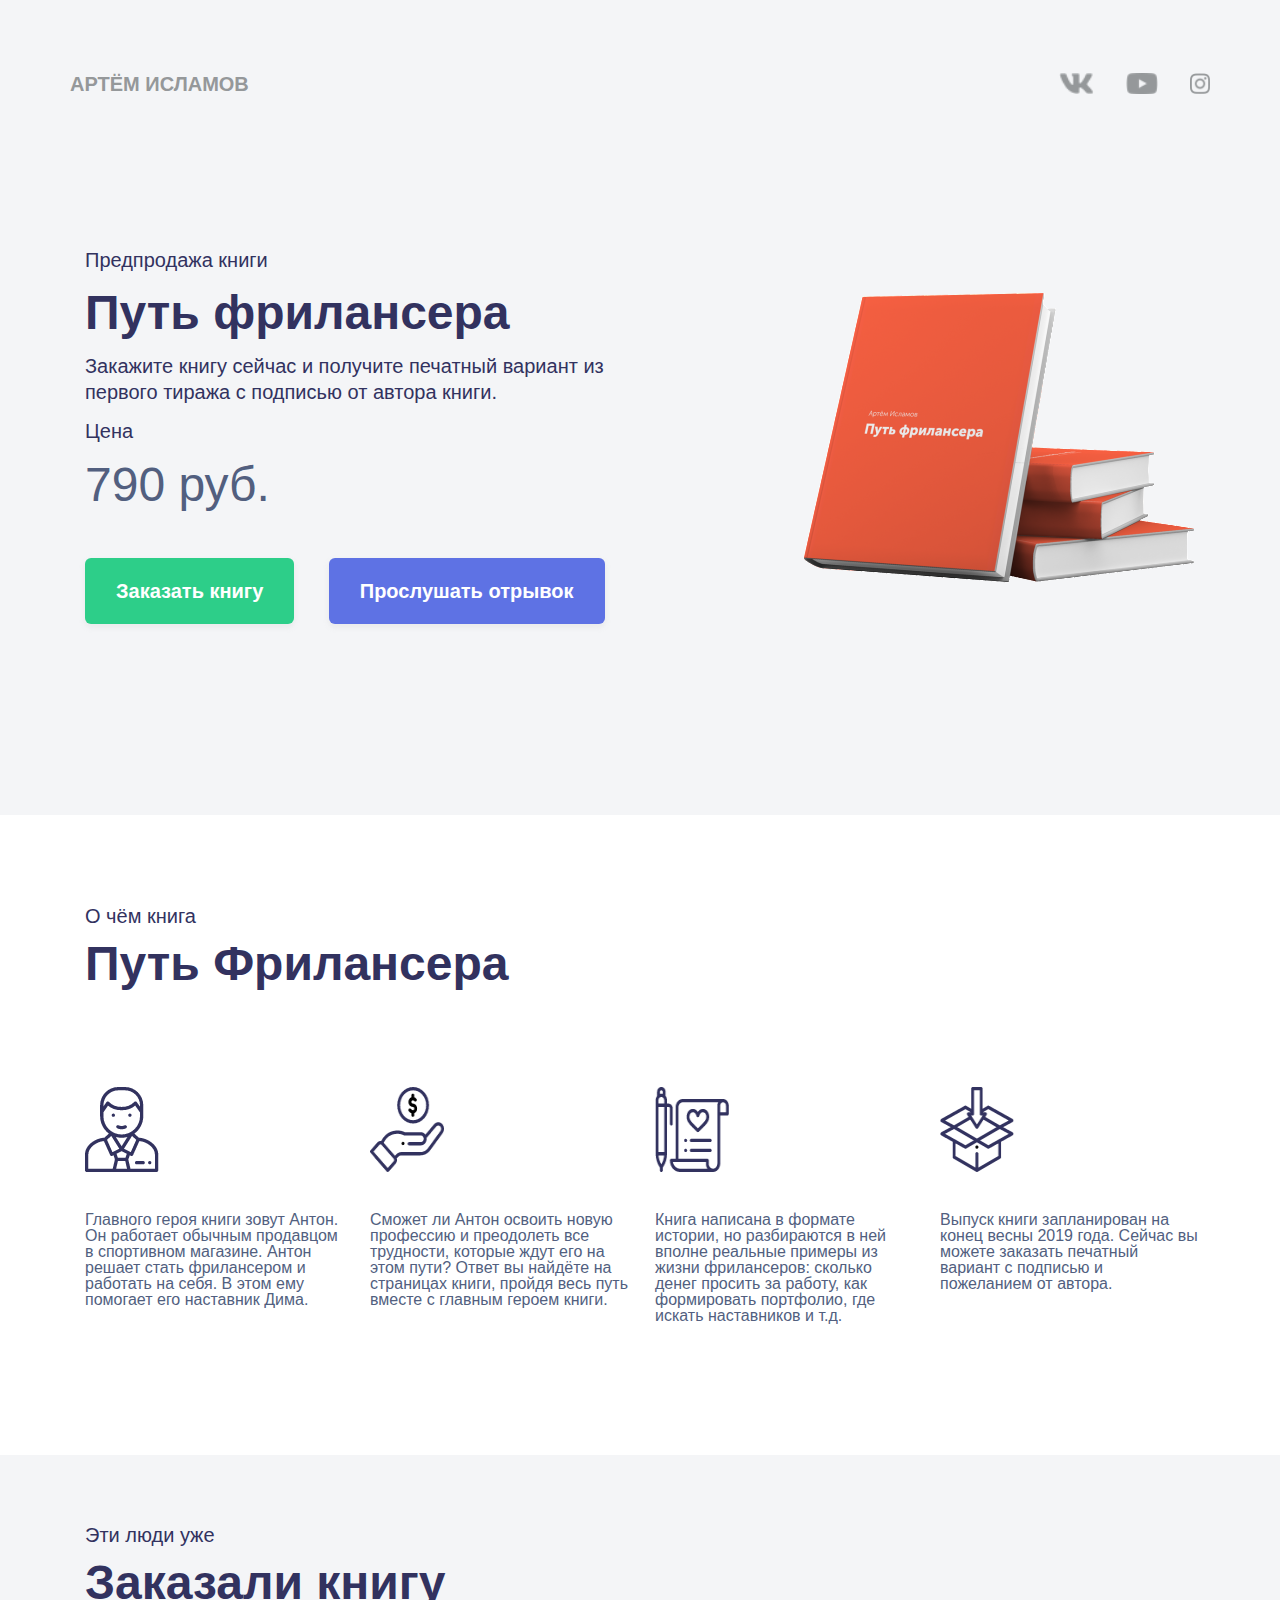
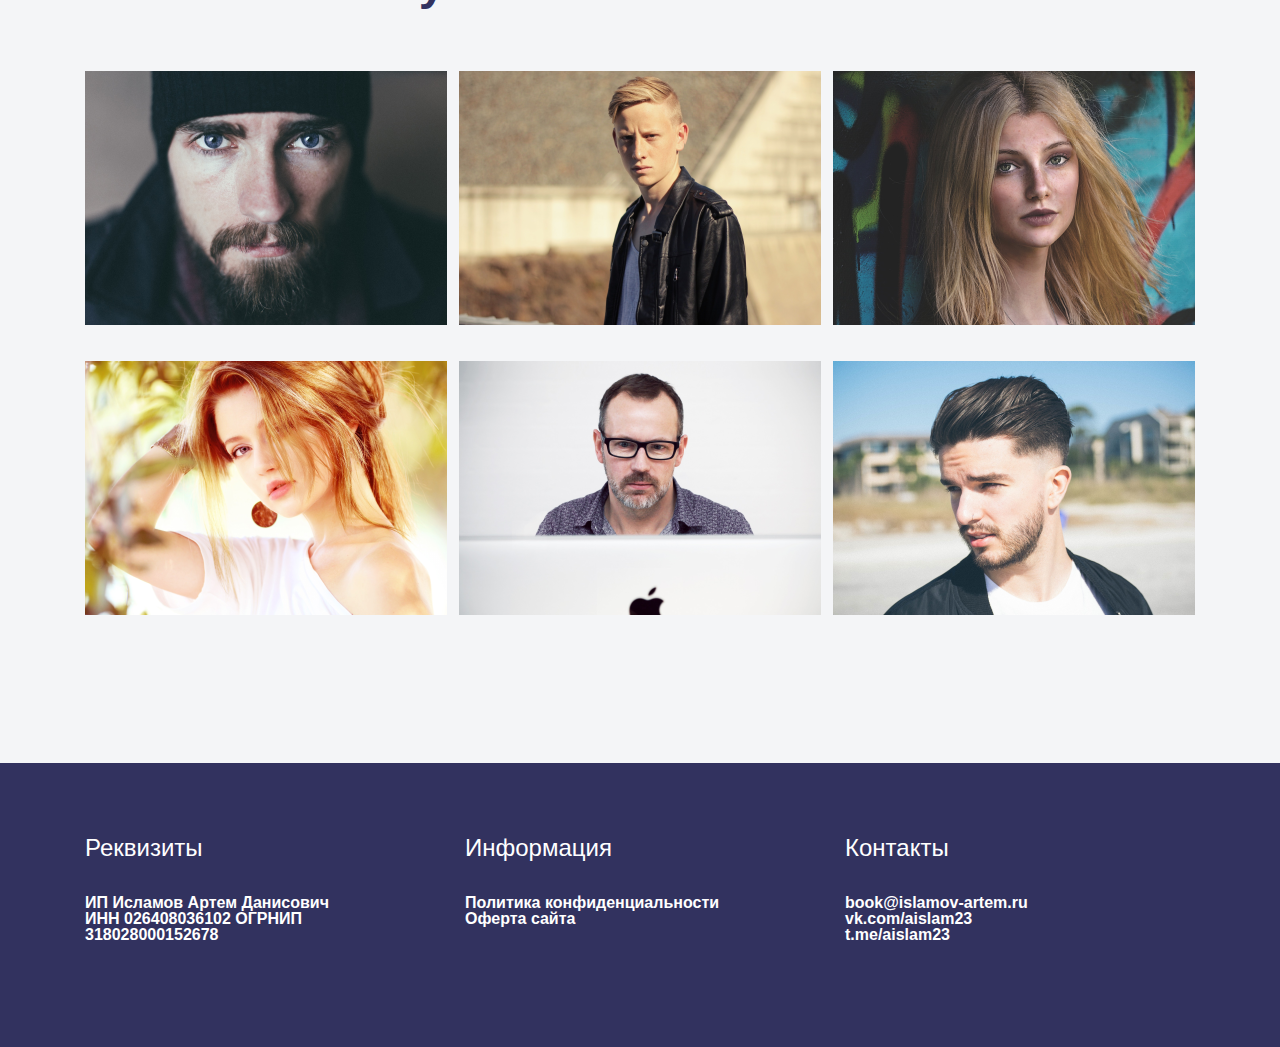
<file: les10!/index.html>
<!DOCTYPE html>
<html lang="ru">
<head>
    <meta charset="UTF-8">
    <meta name="viewport" content="width=device-width, initial-scale=1.0">
    <meta http-equiv="X-UA-Compatible" content="ie=edge">
    <link rel="stylesheet" href="https://stackpath.bootstrapcdn.com/bootstrap/4.3.1/css/bootstrap.min.css"
          integrity="sha384-ggOyR0iXCbMQv3Xipma34MD+dH/1fQ784/j6cY/iJTQUOhcWr7x9JvoRxT2MZw1T" crossorigin="anonymous">
    <link rel="stylesheet" href="css/reset.css">
    <link rel="stylesheet" href="css/style.css">
    <title>les8</title>
</head>
<body>
<header class="header">
    <div class="container pa_zero">
        <div class="navbar navbar-light no-gutters">
        <span>
            Артём Исламов
        </span>
            <div class="icons d-flex">
                <a href="#"><img src="img/vk.png" alt="vk"></a>
                <a href="#"><img src="img/youtobe.png" alt="youtobe"></a>
                <a href="#"><img src="img/ista.png" alt="insta"></a>
            </div>
        </div>
    </div>
</header>
<section class="sell-bock">
    <div class="container">
        <div class="row align-items-center">
            <div class="col-lg-6 col-md-10 ">
                <div class="main-text">
                    <span class="subtitle d-block">Предпродажа книги</span>
                    <strong class="title d-block">Путь фрилансера</strong>
                    <p class="description">Закажите книгу сейчас и получите печатный вариант из первого тиража с
                        подписью от автора книги.
                    </p>
                    <span class="price-tag d-block">Цена</span>
                    <strong class="price">790 руб.</strong>

                    <div class="buttons mt-3">
                        <button class="button btn-suc btn-green">Заказать книгу</button>
                        <button class="button btn-prim btn-blue">Прослушать отрывок</button>
                    </div>
                </div>
            </div>
            <div class="col-lg-6 col-md-12 right">
                <div class="main-image">
                    <img src="img/book.png" alt="">
                </div>
            </div>
        </div>
    </div>

</section>
<section class="book">
    <div class="container">
        <span>О чём книга</span>
        <div class="book_content">
            <h2>Путь Фрилансера</h2>
            <ul class="row">
                <li class="col-12 col-lg-5 col-xl-3 col-md-6 col-sm-12">
                    <div class="card">
                        <div class="icon">
                            <img src="img/book_man.png" alt="man">
                        </div>
                        <div class="text">
                        <span>Главного героя книги зовут Антон.
                            Он работает обычным продавцом в спортивном магазине.
                            Антон решает стать фрилансером и работать на себя. В этом ему помогает его наставник Дима.</span>
                        </div>
                    </div>
                </li>
                <li class="col-12 col-lg-5 col-xl-3 col-md-6 col-sm-12">
                    <div class="card">
                        <div class="icon">
                            <img src="img/book_hend.png" alt="man">
                        </div>
                        <div class="text">
                        <span>
                            Сможет ли Антон освоить новую профессию и преодолеть все трудности,
                            которые ждут его на этом пути? Ответ вы найдёте на страницах книги,
                            пройдя весь путь вместе с главным героем книги.
                        </span>
                        </div>
                    </div>
                </li>
                <li class="col-12 col-lg-5 col-xl-3 col-md-6 col-sm-12">
                    <div class="card">
                        <div class="icon">
                            <img src="img/book_pan.png" alt="man">
                        </div>
                        <div class="text">
                        <span>
                            Книга написана в формате истории, но разбираются в ней
                            вполне реальные примеры из жизни фрилансеров: сколько денег просить за работу,
                            как формировать портфолио, где искать наставников и т.д.
                        </span>
                        </div>
                    </div>
                </li>
                <li class="col-12 col-lg-5 col-xl-3 col-md-6 col-sm-12">
                    <div class="card">
                        <div class="icon">
                            <img src="img/book_box.png" alt="man">
                        </div>
                        <div class="text">
                        <span>Выпуск книги запланирован на конец весны 2019 года.
                            Сейчас вы можете заказать печатный вариант с подписью и
                            пожеланием от автора.
                        </span>
                        </div>
                    </div>
                   </li>
            </ul>
        </div>
    </div>
</section>
<section class="photo">
    <div class="container">
        <span>Эти люди уже</span>
        <h2>Заказали книгу</h2>
        <div class="block_photo d-flex">
            <div class="one_photo">

            </div>
            <div class="one_photo">

            </div>
            <div class="one_photo">
            </div>
            <div class="one_photo">
            </div>
            <div class="one_photo">
            </div>
            <div class="one_photo">
            </div>

        </div>
    </div>
</section>
<footer>
    <div class="container">

        <ul class="row">
            <li class="contacts col-12 col-sm-4 col-xl-4 col-lg-4 col-md-4">
                <div class="column">
                    <h3>Реквизиты</h3>
                    <div class="footer_text">
                <span>
                    ИП Исламов Артем Данисович
                    ИНН 026408036102
                    ОГРНИП 318028000152678
                </span>
                    </div>
                </div>
            </li>
            <li class="contacts col-12 col-sm-4 col-xl-4 col-lg-4 col-md-4">
                <div class="column">
                    <h3>Информация</h3>
                    <div class="footer_text">
                <span>
                   <a href="#">Политика конфиденциальности</a>
                   <a href="#">Оферта сайта</a>
                </span>
                    </div>
                </div>
            </li>
            <li class="contacts col-12 col-sm-4 col-xl-4 col-lg-4 col-md-4">
                <div class="column">
                    <h3>Контакты</h3>
                    <div class="footer_text">
                <span>
                   <a href="#">book@islamov-artem.ru</a>
                   <a href="#">vk.com/aislam23</a> <br>
                    <a href="#">t.me/aislam23</a>
                </span>
                    </div>
                </div>
                </p>
            </li>
        </ul>
    </div>
</footer>
</body>
</html>
</file>
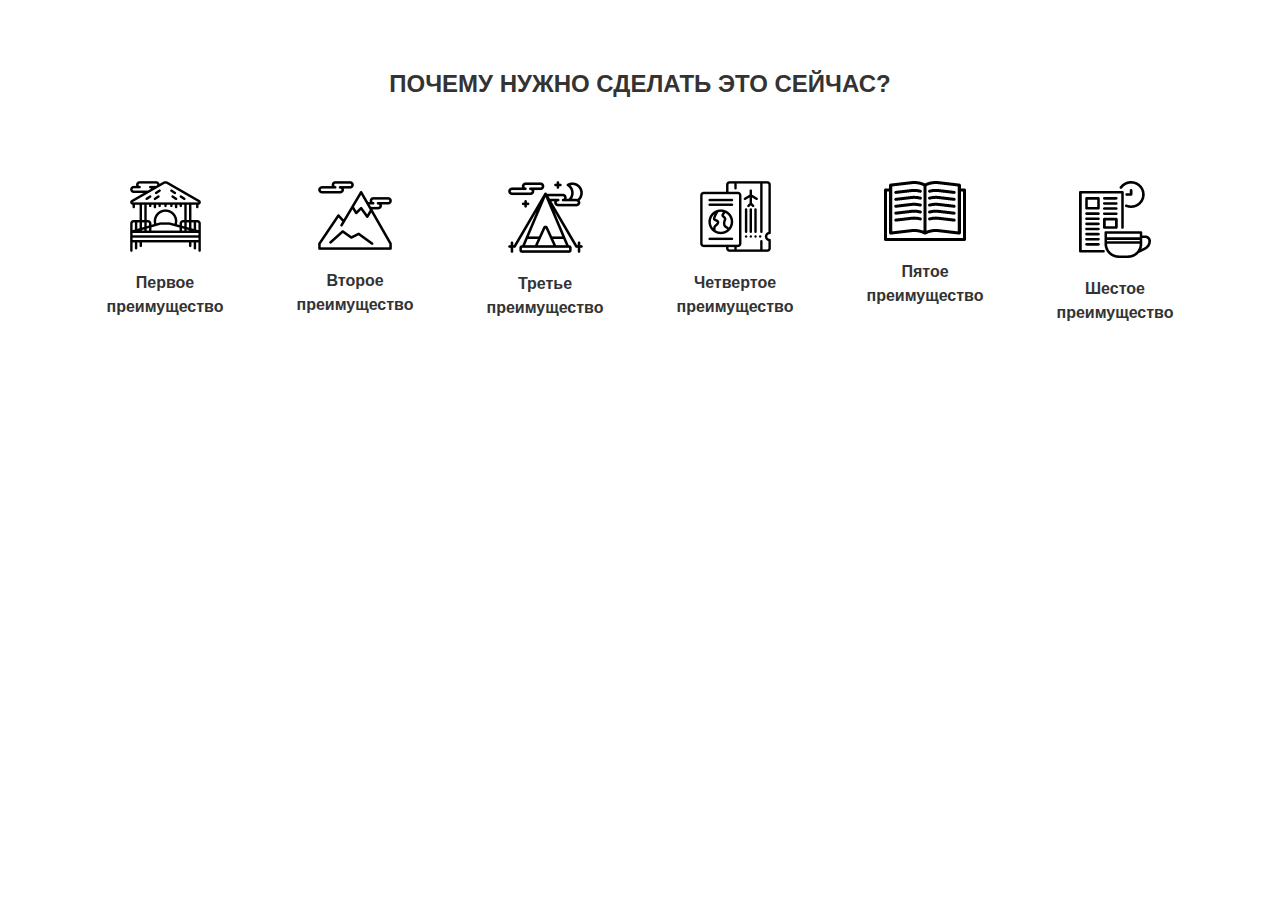
<file: les10/index.html>
<!DOCTYPE html>
<html lang="ru">
<head>
    <meta charset="UTF-8">
    <meta name="viewport" content="width=device-width, initial-scale=1.0">
    <meta http-equiv="X-UA-Compatible" content="ie=edge">
    <meta name="viewport" content="width=device-width, initial-scale=1, shrink-to-fit=no">
    <link rel="stylesheet" href="https://stackpath.bootstrapcdn.com/bootstrap/4.3.1/css/bootstrap.min.css" integrity="sha384-ggOyR0iXCbMQv3Xipma34MD+dH/1fQ784/j6cY/iJTQUOhcWr7x9JvoRxT2MZw1T" crossorigin="anonymous">
    <link rel="stylesheet" href="css/style.css">
    <title>les8</title>
</head>
<body>
<h1>Почему нужно сделать это сейчас?</h1>
<div class="container">
    <div class="row">
        <div class="col-8 col-sm-8 col-md-6 col-lg-4 col-xl-2 center">
            <div class="img">
                <img src="img/001-summer.png" alt="">
            </div>
            <span>Первое преимущество</span>
        </div>
        <div class="col-8 col-sm-8 col-md-6 col-lg-4 col-xl-2 center">
            <div class="img">
                <img src="img/003-mountains.png" alt="img">
            </div>
            <span>Второе преимущество</span>
        </div>
        <div class="col-8 col-sm-8 col-md-6 col-lg-4 col-xl-2 center">
            <div class="img">
                <img src="img/002-camping.png" alt="img">
            </div>
            <span>Третье преимущество</span>
        </div>
        <div class="col-8 col-sm-8 col-md-6 col-lg-4 col-xl-2 mob center">
            <div class="img">
                <img src="img/004-boarding-pass.png" alt="img">
            </div>
            <span>Четвертое преимущество</span>
        </div>
        <div class="col-8 col-sm-8 col-md-6 col-lg-4 col-xl-2 center">
            <div class="img">
                <img src="img/book.png" alt="img">
            </div>
            <span>Пятое преимущество</span>
        </div>
        <div class="col-8 col-sm-8 col-md-6 col-lg-4 col-xl-2 center">
            <div class="img">
                <img src="img/Forma_1.png" alt="img">
            </div>
            <span>Шестое преимущество</span>
        </div>
    </div>
</div>
</body>
</html>
</file>
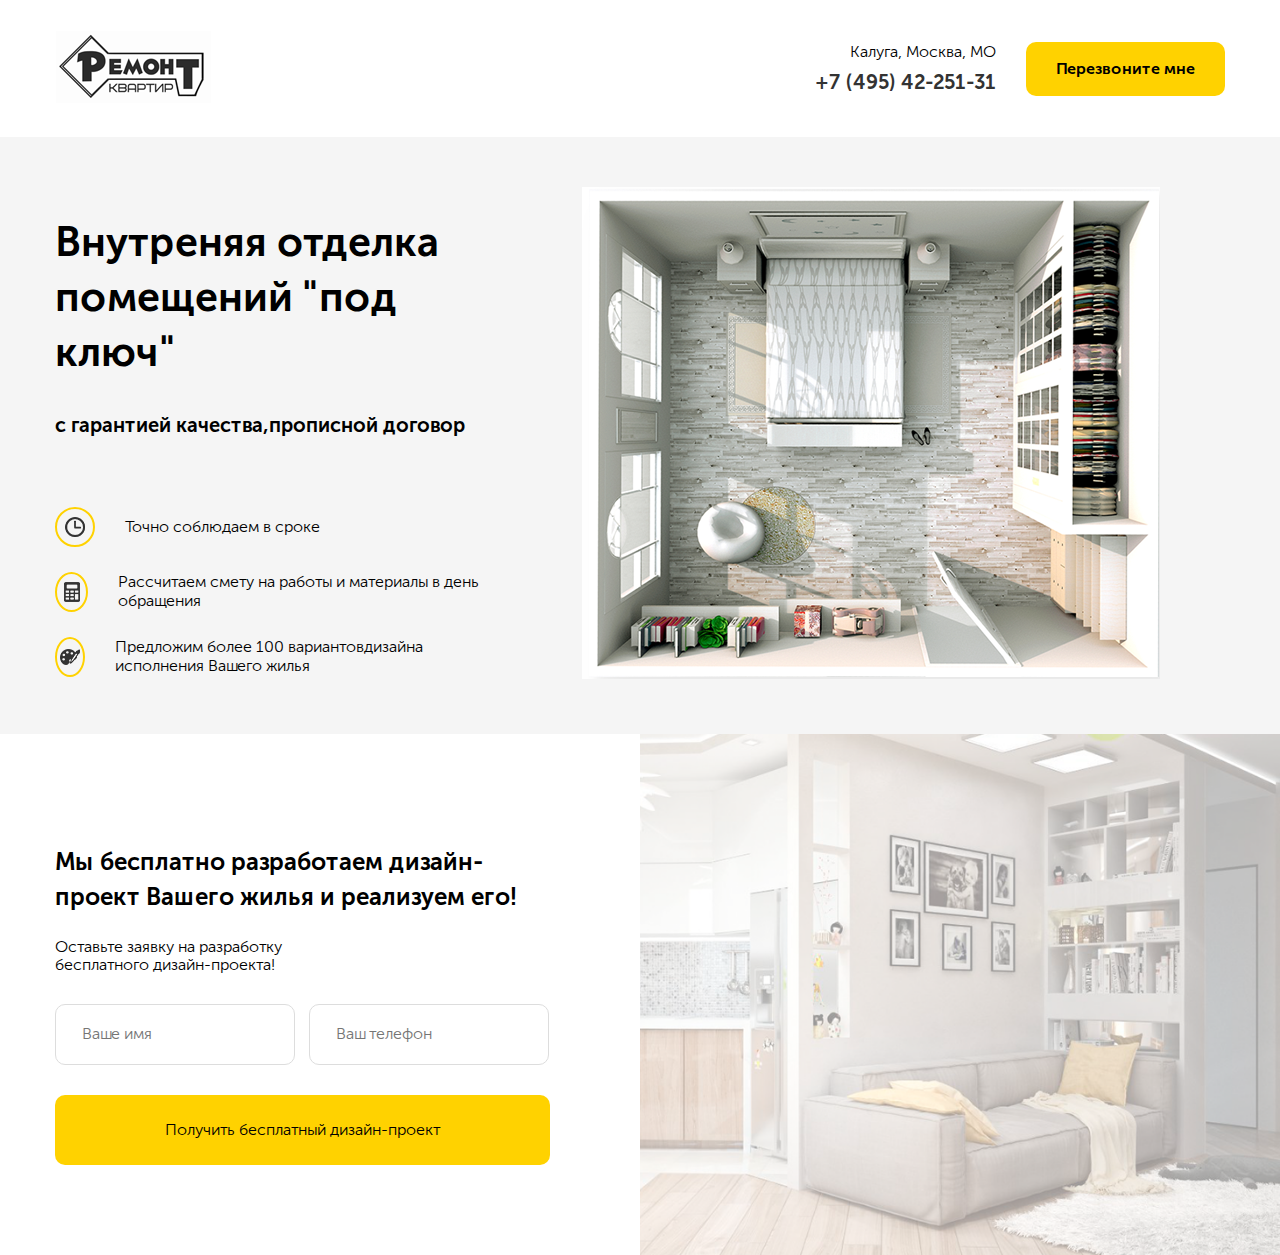
<file: les13/index.html>
<!DOCTYPE html>
<html lang="ru">
<head>
    <meta charset="UTF-8">
    <title>project</title>
    <meta name="viewport" content="width-device-width, initial-scale=1.0">
    <link rel="stylesheet" href="css/normalaize.css">
    <link rel="stylesheet" href="css/style.css">
</head>
<body>
<div class="nav navbar">
    <div class="container ">
       <div class="navbar-block">
           <div class="navbar__logo">
               <img src="img/Untitled-1.png" alt="logo">
           </div>
           <div class="navbar__info d-flex">
               <div class="navbar__contacts">
                   <span>Калуга, Москва, МО</span>
                   <a href="tel:+7(495)42-251-31" class="navbar__phone">+7 (495) 42-251-31</a>
               </div>
               <div class="buttons">
                   <button class="button navbar__buttons">Перезвоните мне</button>
               </div>
           </div>
       </div>
    </div>
</div>
<div class="main">
    <section class="hero">
        <div class="container">
            <div class="hero-block">
                <div class="hero-text">
                    <h1 class="hero-text__title">
                        Внутреняя отделка помещений "под ключ"
                    </h1>
                    <span class="hero-text__subtitle">
                         с гарантией качества,прописной договор
                    </span>
                    <ul class="hero-list">
                        <li class="hero-list__item">
                            <div class="hero-list__image">
                                <img src="img/clock.png" alt="klock">
                            </div>
                            <span class="hero-list__text">Точно соблюдаем в сроке</span>
                        </li>
                        <li class="hero-list__item">
                            <div class="hero-list__image">
                                <img src="img/calc.png" alt="calc">
                            </div>
                            <span class="hero-list__text">Рассчитаем смету на работы и материалы в день обращения</span>
                        </li>
                        <li class="hero-list__item">
                            <div class="hero-list__image">
                                <img src="img/point.png" alt="paint">
                            </div>
                            <span class="hero-list__text">Предложим более 100 вариантовдизайна исполнения Вашего жилья</span>
                        </li>
                    </ul>
                </div>
                <!-- /.hero-item -->
                <div class="hero-image">
                    <img src="img/hero.png" alt="img">
                </div>
                <!-- /.hero-image -->
            </div>
            <!-- /.hero-block -->
        </div>
        <!-- /.container -->
    </section>
    <!-- /.hero -->
    <section class="offer section">
        <div class="container">
          <div class="offer-block">
              <h2 class="section-title offer__title">
                  Мы бесплатно разработаем дизайн-проект Вашего жилья и реализуем его!
              </h2>
              <!-- /.section-title -->
              <span class="section-subtitle offer__subtitle">
                Оставьте заявку на разработку бесплатного дизайн-проекта!
            </span>
              <!-- /.section-subtitle -->
              <form action="#" class="form offer__form">
                  <input type="text" class="input offer__input" placeholder="Ваше имя">
                  <input type="tel" class="input offer__input" placeholder="Ваш телефон">
                  <button class="button offer__button">Получить бесплатный дизайн-проект</button>
              </form>
          </div>

          </div>
        <!-- /.container -->
    </section>
    <!-- /.offer -->
</div>
</body>
</html>
</file>
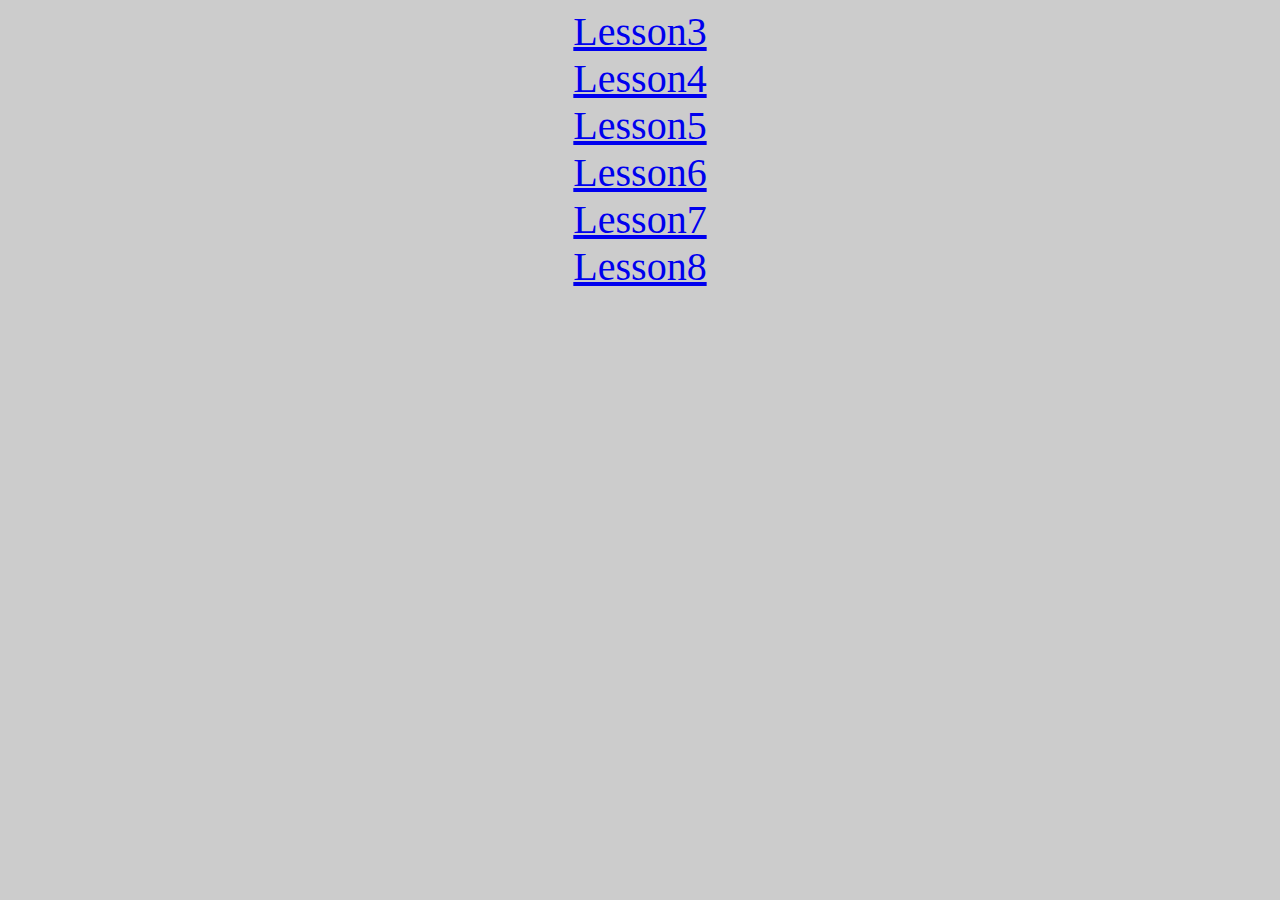
<file: les9/index.html>
<!DOCTYPE html>
<html lang="en">
<head>
    <meta charset="UTF-8">
    <title>Title</title>
    <link rel="stylesheet" href="css/style.css">
</head>
<body>
<div class="main">
    <div class="les3"><a href="http://elenafrykina.ru/Lesson_3/" class="">Lesson3</a></div>
    <div class="les3"><a href="http://elenafrykina.ru/Lesson_4/" class="">Lesson4</a></div>
    <div class="les3"><a href="http://elenafrykina.ru/Lesson_5//" class="">Lesson5</a></div>
    <div class="les3"><a href="http://elenafrykina.ru/les6/src/" class="">Lesson6</a></div>
    <div class="les3"><a href="http://elenafrykina.ru/les7/src/" class="">Lesson7</a></div>
    <div class="les3"><a href="http://elenafrykina.ru/les8/" class="">Lesson8</a></div>
</div>

</body>
</html>
</file>
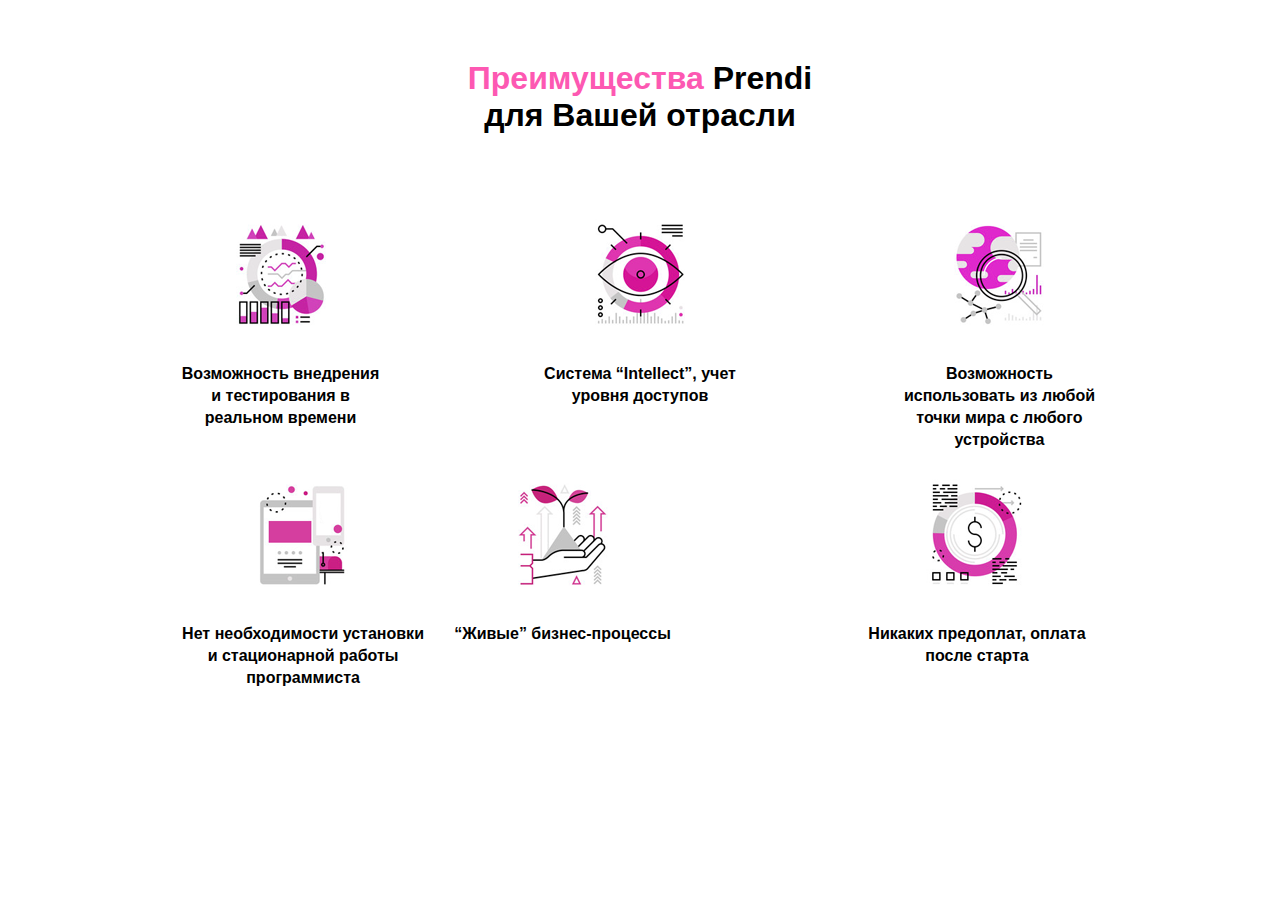
<file: work-6/index.html>
<!DOCTYPE html>
<html lang="ru">
<head>
	<meta charset="UTF-8">
	<link rel="stylesheet" href="css/style.css">
	<title>Урок №6</title>
</head>
<body>

	<h1><span>Преимущества</span> Prendi <br>для Вашей отрасли</h1>
		
<div class="first-line">

		<div class="first-block first-pic">

			<img class="first-img" src="img/picture.png" alt="picture">
			<div class="first-text">
				Возможность внедрения и тестирования в реальном времени
			</div>

		</div>
		
		<div class="first-block">

			<img class="first-img" src="img/picture-2.png" alt="picture">
			<div class="first-text">
				Система “Intellect”, учет уровня доступов
			</div>

		</div>
		
		<div class="first-block two-pic">

			<img class="first-img" src="img/picture-3.png" alt="picture">
			<div class="first-text">
				Возможность использовать из любой точки мира с любого устройства
			</div>

		</div>

</div>

<div class="two-line">

	<div class="two-block three-pic">

		<img class="two-img img-1" src="img/picture-4.png" alt="picture">
		<div class="two-text">
			Нет необходимости установки и стационарной работы программиста
		</div>

	</div>

	<div class="two-block">

		<img class="two-img img-2" src="img/picture-5.png" alt="picture">
		<div class="two-text">
			“Живые” бизнес-процессы
		</div>

	</div>

	<div class="two-block two-pic">

		<img class="two-img" src="img/picture-6.png" alt="picture">
		<div class="two-text">
			Никаких предоплат, оплата после старта
	</div>

</div>


</body>
</html>
</file>
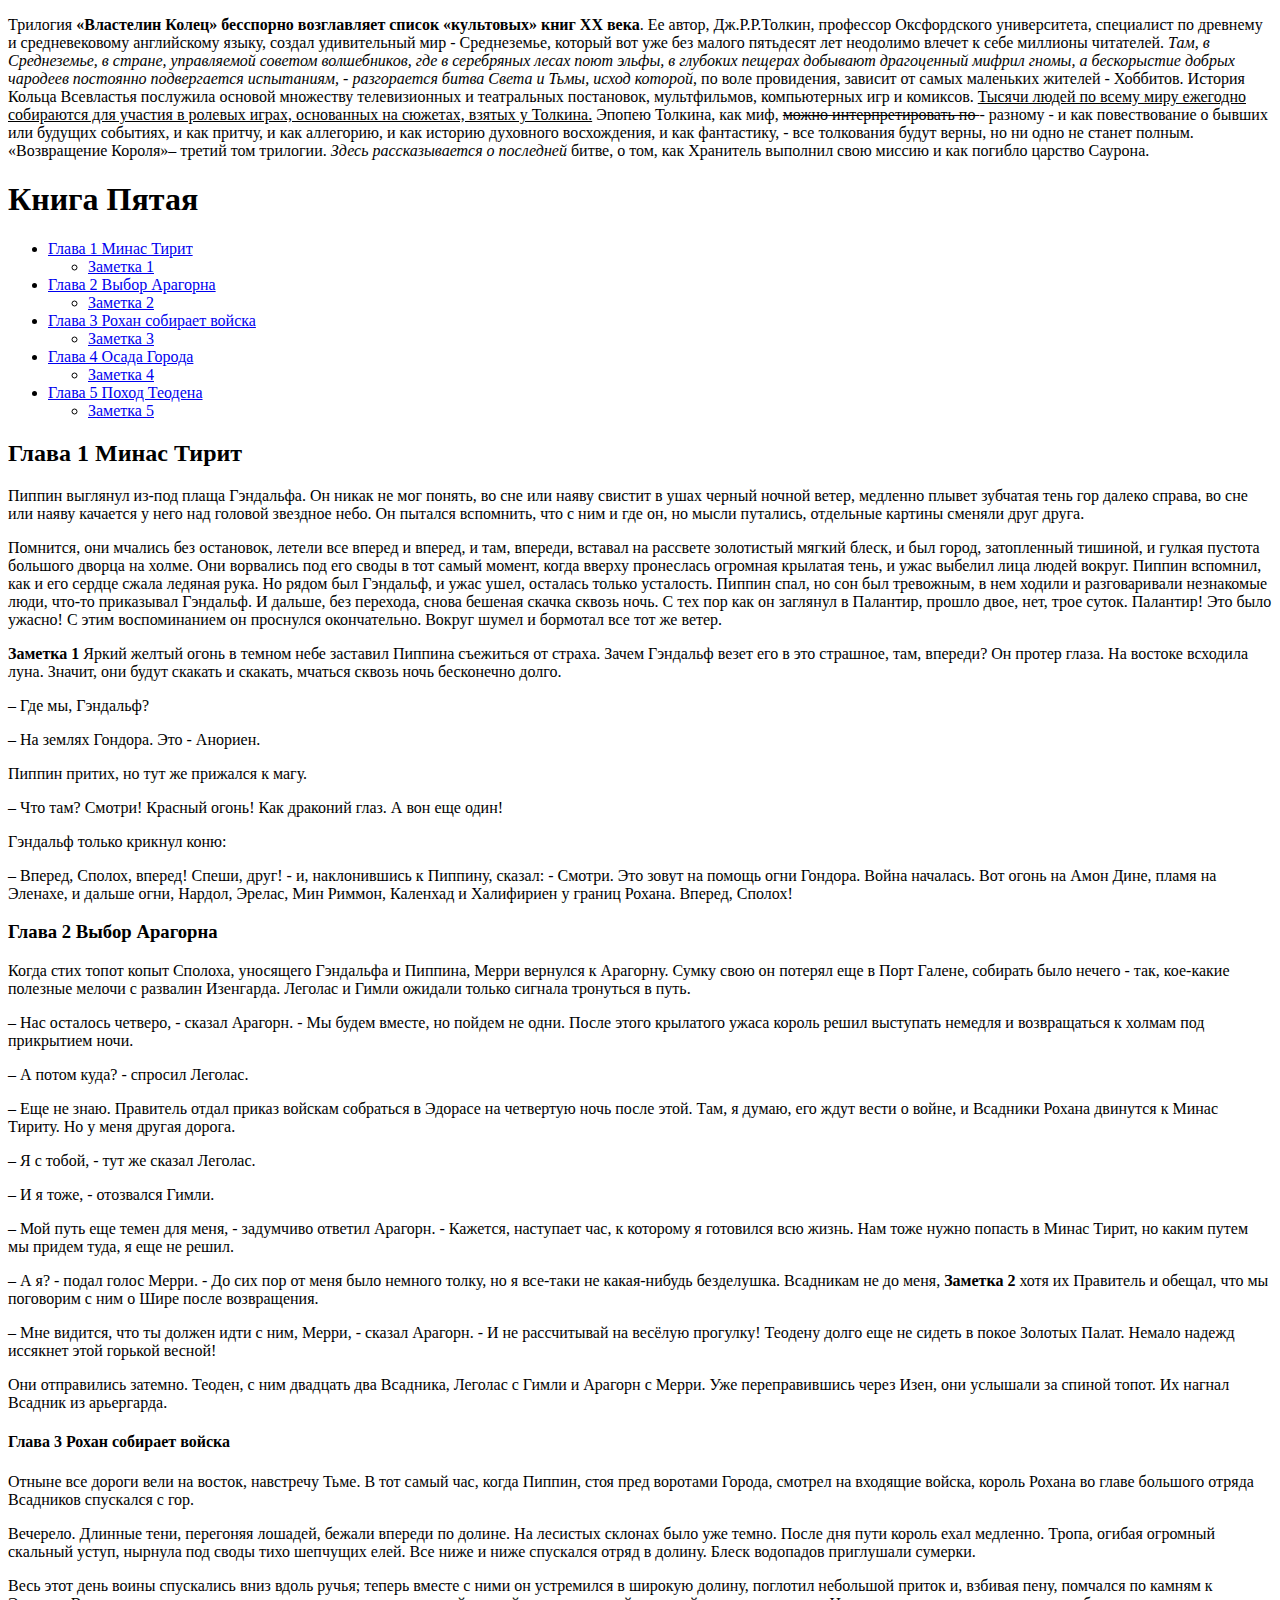
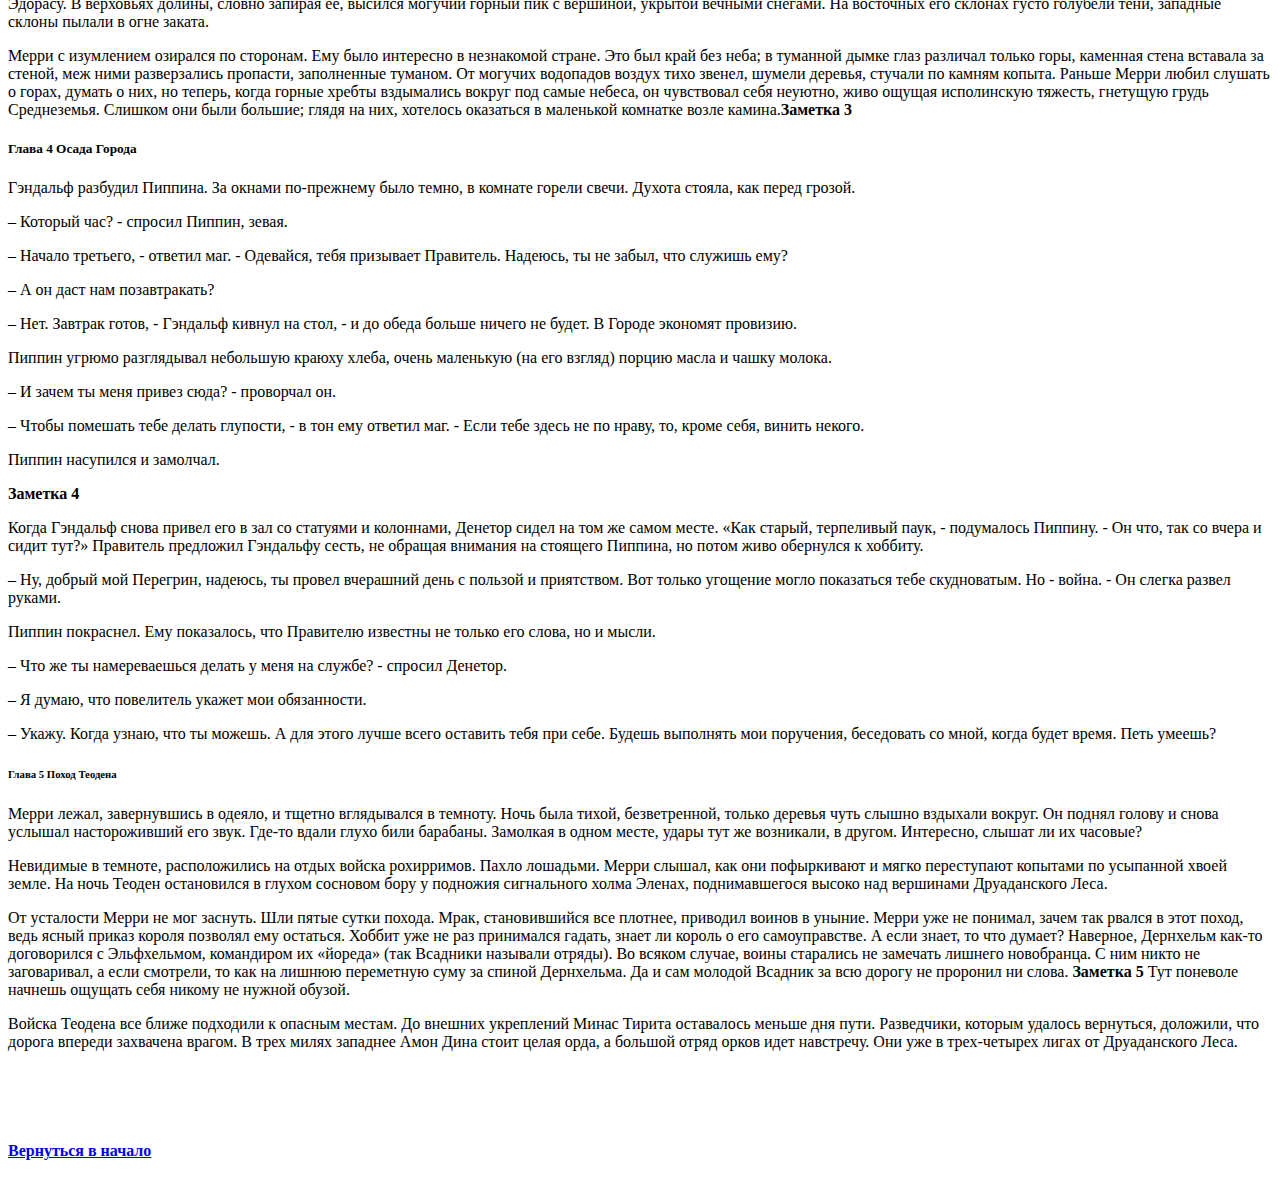
<file: les3/src/index.html>
<!DOCTYPE html>
<html lang="ru">
<head>
    <meta charset="UTF-8">
    <title>Title</title>
</head>

<body>


<p id="start">Трилогия <b>«Властелин Колец»</b> <strong>бесспорно возглавляет список «культовых» книг XX века</strong>.
    Ее автор, Дж.Р.Р.Толкин, профессор Оксфордского университета, специалист по древнему и средневековому английскому языку,
    создал удивительный мир - Среднеземье, который вот уже без малого пятьдесят лет неодолимо влечет к себе миллионы читателей.
    <i>Там, в Среднеземье, в стране, управляемой советом волшебников, где в серебряных лесах поют эльфы,
        в глубоких пещерах добывают драгоценный мифрил гномы, а бескорыстие добрых чародеев постоянно подвергается испытаниям,
        - разгорается битва Света и Тьмы, исход которой</i>, по воле провидения, зависит от самых маленьких жителей - Хоббитов.
    История Кольца Всевластья послужила основой множеству телевизионных и театральных постановок, мультфильмов, компьютерных игр и комиксов.
    <u>Тысячи людей по всему миру ежегодно собираются для участия в ролевых играх, основанных на сюжетах, взятых у Толкина.</u>
    Эпопею Толкина, как миф, <s>можно интерпретировать по </s>- разному - и как повествование о бывших или будущих событиях,
    и как притчу, и как аллегорию, и как историю духовного восхождения, и как фантастику, - все толкования будут верны, но ни одно не станет полным.
    «Возвращение Короля»– третий том трилогии.<em> Здесь рассказывается о последней</em> битве, о том,
    как Хранитель выполнил свою миссию и как погибло царство Саурона.</p>

<h1>Книга Пятая</h1>
<ul>
    <li><a href="#glava1">Глава 1 Минас Тирит</a>
        <ul>
            <li><a href="#glava1">Заметка 1</a></li>
        </ul>
    </li>
    <li><a  href="#glava2">Глава 2 Выбор Арагорна</a>
        <ul>
            <li><a  href="#glava2">Заметка 2</a></li>
        </ul>
    </li>
    <li ><a  href="#glava3">Глава 3 Рохан собирает войска</a>
        <ul>
            <li><a  href="#glava3">Заметка 3</a></li>
        </ul>
    </li>
    <li><a  href="#glava4">Глава 4 Осада Города</a>
        <ul>
            <li><a  href="#glava4">Заметка 4</a></li>
        </ul>
    </li>
    <li> <a  href="#glava5">Глава 5 Поход Теодена</a>
        <ul>
            <li><a  href="#glava5">Заметка 5</a></li>
        </ul>
    </li>
</ul>

<h2 id="glava1">Глава 1 Минас Тирит</h2>
<p>Пиппин выглянул из-под плаща Гэндальфа. Он никак не мог понять, во сне или наяву свистит в ушах черный ночной ветер, медленно плывет зубчатая тень гор далеко справа, во сне или наяву качается у него над головой звездное небо. Он пытался вспомнить, что с ним и где он, но мысли путались, отдельные картины сменяли друг друга.</p>
<p>Помнится, они мчались без остановок, летели все вперед и вперед, и там, впереди, вставал на рассвете золотистый мягкий блеск, и был город, затопленный тишиной, и гулкая пустота большого дворца на холме. Они ворвались под его своды в тот самый момент, когда вверху пронеслась огромная крылатая тень, и ужас выбелил лица людей вокруг. Пиппин вспомнил, как и его сердце сжала ледяная рука. Но рядом был Гэндальф, и ужас ушел, осталась только усталость. Пиппин спал, но сон был тревожным, в нем ходили и разговаривали незнакомые люди, что-то приказывал Гэндальф. И дальше, без перехода, снова бешеная скачка сквозь ночь. С тех пор как он заглянул в Палантир, прошло двое, нет, трое суток. Палантир! Это было ужасно! С этим воспоминанием он проснулся окончательно. Вокруг шумел и бормотал все тот же ветер.</p>
<p><strong>Заметка 1</strong> Яркий желтый огонь в темном небе заставил Пиппина съежиться от страха. Зачем Гэндальф везет его в это страшное, там, впереди? Он протер глаза. На востоке всходила луна. Значит, они будут скакать и скакать, мчаться сквозь ночь бесконечно долго.
</p><p>– Где мы, Гэндальф?</p>
<p>– На землях Гондора. Это - Анориен.</p>
<p>Пиппин притих, но тут же прижался к магу.</p>
<p>– Что там? Смотри! Красный огонь! Как драконий глаз. А вон еще один!</p>
<p>Гэндальф только крикнул коню:</p>
<p>– Вперед, Сполох, вперед! Спеши, друг! - и, наклонившись к Пиппину, сказал: - Смотри. Это зовут на помощь огни Гондора. Война началась. Вот огонь на Амон Дине, пламя на Эленахе, и дальше огни, Нардол, Эрелас, Мин Риммон, Каленхад и Халифириен у границ Рохана. Вперед, Сполох!</p>

<h3 id="glava2">Глава 2 Выбор Арагорна</h3>
<p>Когда стих топот копыт Сполоха, уносящего Гэндальфа и Пиппина, Мерри вернулся к Арагорну. Сумку свою он потерял еще в Порт Галене, собирать было нечего - так, кое-какие полезные мелочи с развалин Изенгарда. Леголас и Гимли ожидали только сигнала тронуться в путь.</p>
<p>– Нас осталось четверо, - сказал Арагорн. - Мы будем вместе, но пойдем не одни. После этого крылатого ужаса король решил выступать немедля и возвращаться к холмам под прикрытием ночи.</p>
<p>– А потом куда? - спросил Леголас.</p>
<p>– Еще не знаю. Правитель отдал приказ войскам собраться в Эдорасе на четвертую ночь после этой. Там, я думаю, его ждут вести о войне, и Всадники Рохана двинутся к Минас Тириту. Но у меня другая дорога.</p>
<p>– Я с тобой, - тут же сказал Леголас.</p>
<p>– И я тоже, - отозвался Гимли.</p>
<p>– Мой путь еще темен для меня, - задумчиво ответил Арагорн. - Кажется, наступает час, к которому я готовился всю жизнь. Нам тоже нужно попасть в Минас Тирит, но каким путем мы придем туда, я еще не решил.</p>
<p>– А я? - подал голос Мерри. - До сих пор от меня было немного толку, но я все-таки не какая-нибудь безделушка. Всадникам не до меня, <strong>Заметка 2</strong> хотя их Правитель и обещал, что мы поговорим с ним о Шире после возвращения.</p>
<p>– Мне видится, что ты должен идти с ним, Мерри, - сказал Арагорн. - И не рассчитывай на весёлую прогулку! Теодену долго еще не сидеть в покое Золотых Палат. Немало надежд иссякнет этой горькой весной!</p>
<p>Они отправились затемно. Теоден, с ним двадцать два Всадника, Леголас с Гимли и Арагорн с Мерри. Уже переправившись через Изен, они услышали за спиной топот. Их нагнал Всадник из арьергарда.</p>

<h4 id="glava3">Глава 3 Рохан собирает войска</h4>
<p>Отныне все дороги вели на восток, навстречу Тьме. В тот самый час, когда Пиппин, стоя пред воротами Города, смотрел на входящие войска, король Рохана во главе большого отряда Всадников спускался с гор.</p>
<p>Вечерело. Длинные тени, перегоняя лошадей, бежали впереди по долине. На лесистых склонах было уже темно. После дня пути король ехал медленно. Тропа, огибая огромный скальный уступ, нырнула под своды тихо шепчущих елей. Все ниже и ниже спускался отряд в долину. Блеск водопадов приглушали сумерки.</p>
<p>Весь этот день воины спускались вниз вдоль ручья; теперь вместе с ними он устремился в широкую долину, поглотил небольшой приток и, взбивая пену, помчался по камням к Эдорасу. В верховьях долины, словно запирая ее, высился могучий горный пик с вершиной, укрытой вечными снегами. На восточных его склонах густо голубели тени, западные склоны пылали в огне заката.</p>
<p>Мерри с изумлением озирался по сторонам. Ему было интересно в незнакомой стране. Это был край без неба; в туманной дымке глаз различал только горы, каменная стена вставала за стеной, меж ними разверзались пропасти, заполненные туманом. От могучих водопадов воздух тихо звенел, шумели деревья, стучали по камням копыта. Раньше Мерри любил слушать о горах, думать о них, но теперь, когда горные хребты вздымались вокруг под самые небеса, он чувствовал себя неуютно, живо ощущая исполинскую тяжесть, гнетущую грудь Среднеземья. Слишком они были большие; глядя на них, хотелось оказаться в маленькой комнатке возле камина.<strong>Заметка 3</strong></p>

<h5 id="glava4">Глава 4 Осада Города</h5>
<p>Гэндальф разбудил Пиппина. За окнами по-прежнему было темно, в комнате горели свечи. Духота стояла, как перед грозой.</p>
<p>– Который час? - спросил Пиппин, зевая.</p>
<p>– Начало третьего, - ответил маг. - Одевайся, тебя призывает Правитель. Надеюсь, ты не забыл, что служишь ему?</p>
<p>– А он даст нам позавтракать?</p>
<p>– Нет. Завтрак готов, - Гэндальф кивнул на стол, - и до обеда больше ничего не будет. В Городе экономят провизию.</p>
<p>Пиппин угрюмо разглядывал небольшую краюху хлеба, очень маленькую (на его взгляд) порцию масла и чашку молока.</p>
<p>– И зачем ты меня привез сюда? - проворчал он.</p>
<p>– Чтобы помешать тебе делать глупости, - в тон ему ответил маг. - Если тебе здесь не по нраву, то, кроме себя, винить некого.</p>
<p>Пиппин насупился и замолчал.</p>

<strong>Заметка 4</strong>

<p>Когда Гэндальф снова привел его в зал со статуями и колоннами, Денетор сидел на том же самом месте. «Как старый, терпеливый паук, - подумалось Пиппину. - Он что, так со вчера и сидит тут?» Правитель предложил Гэндальфу сесть, не обращая внимания на стоящего Пиппина, но потом живо обернулся к хоббиту.</p>
<p>– Ну, добрый мой Перегрин, надеюсь, ты провел вчерашний день с пользой и приятством. Вот только угощение могло показаться тебе скудноватым. Но - война. - Он слегка развел руками.</p>
<p>Пиппин покраснел. Ему показалось, что Правителю известны не только его слова, но и мысли.</p>
<p>– Что же ты намереваешься делать у меня на службе? - спросил Денетор.</p>
<p>– Я думаю, что повелитель укажет мои обязанности.</p>
<p>– Укажу. Когда узнаю, что ты можешь. А для этого лучше всего оставить тебя при себе. Будешь выполнять мои поручения, беседовать со мной, когда будет время. Петь умеешь?</p>

<h6 id="glava5">Глава 5 Поход Теодена</h6>
<p>Мерри лежал, завернувшись в одеяло, и тщетно вглядывался в темноту. Ночь была тихой, безветренной, только деревья чуть слышно вздыхали вокруг. Он поднял голову и снова услышал настороживший его звук. Где-то вдали глухо били барабаны. Замолкая в одном месте, удары тут же возникали, в другом. Интересно, слышат ли их часовые?</p>
<p>Невидимые в темноте, расположились на отдых войска рохирримов. Пахло лошадьми. Мерри слышал, как они пофыркивают и мягко переступают копытами по усыпанной хвоей земле. На ночь Теоден остановился в глухом сосновом бору у подножия сигнального холма Эленах, поднимавшегося высоко над вершинами Друаданского Леса.</p>
<p>От усталости Мерри не мог заснуть. Шли пятые сутки похода. Мрак, становившийся все плотнее, приводил воинов в уныние. Мерри уже не понимал, зачем так рвался в этот поход, ведь ясный приказ короля позволял ему остаться. Хоббит уже не раз принимался гадать, знает ли король о его самоуправстве. А если знает, то что думает? Наверное, Дернхельм как-то договорился с Эльфхельмом, командиром их «йореда» (так Всадники называли отряды). Во всяком случае, воины старались не замечать лишнего новобранца. С ним никто не заговаривал, а если смотрели, то как на лишнюю переметную суму за спиной Дернхельма. Да и сам молодой Всадник за всю дорогу не проронил ни слова. <strong>Заметка 5</strong> Тут поневоле начнешь ощущать себя никому не нужной обузой.</p>
<p>Войска Теодена все ближе подходили к опасным местам. До внешних укреплений Минас Тирита оставалось меньше дня пути. Разведчики, которым удалось вернуться, доложили, что дорога впереди захвачена врагом. В трех милях западнее Амон Дина стоит целая орда, а большой отряд орков идет навстречу. Они уже в трех-четырех лигах от Друаданского Леса.</p>

<br><br><br>
<h4> <a href="#start">Вернуться в начало</a></h4>


</body>
</html>
</file>
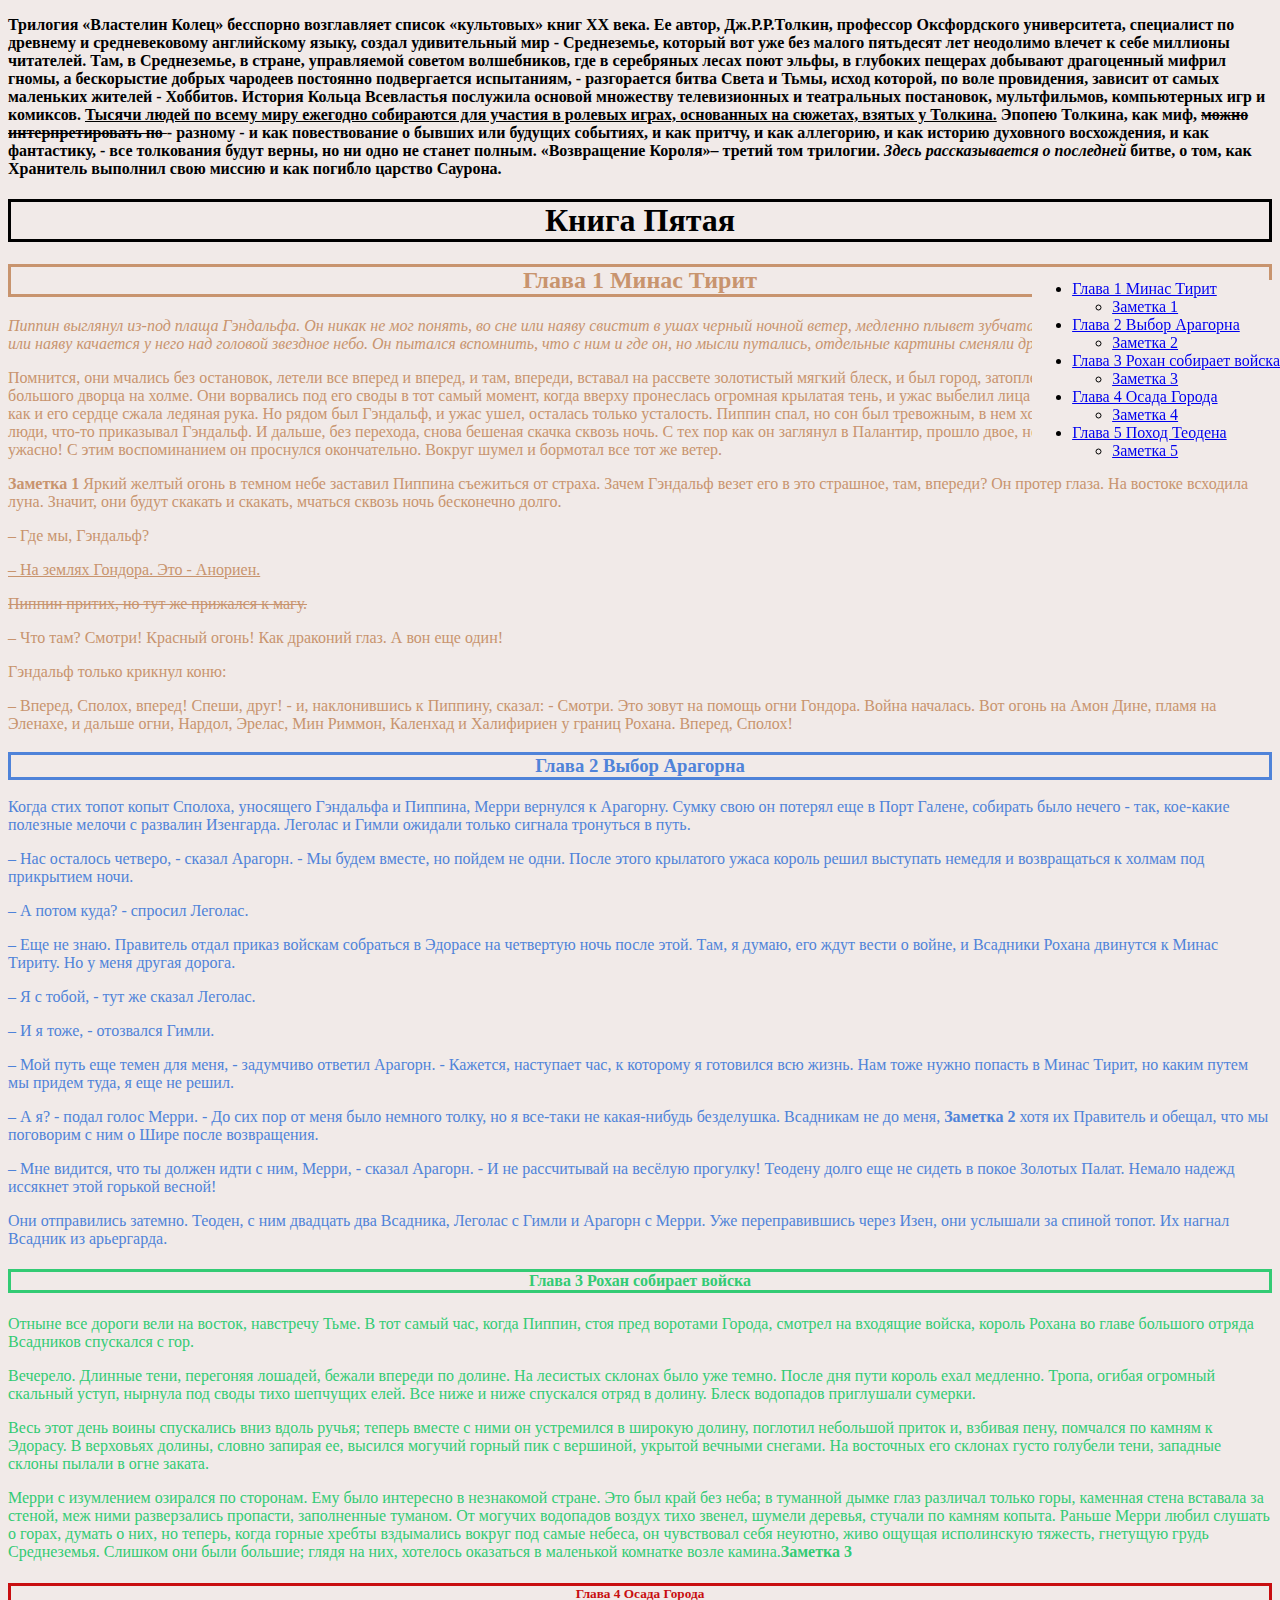
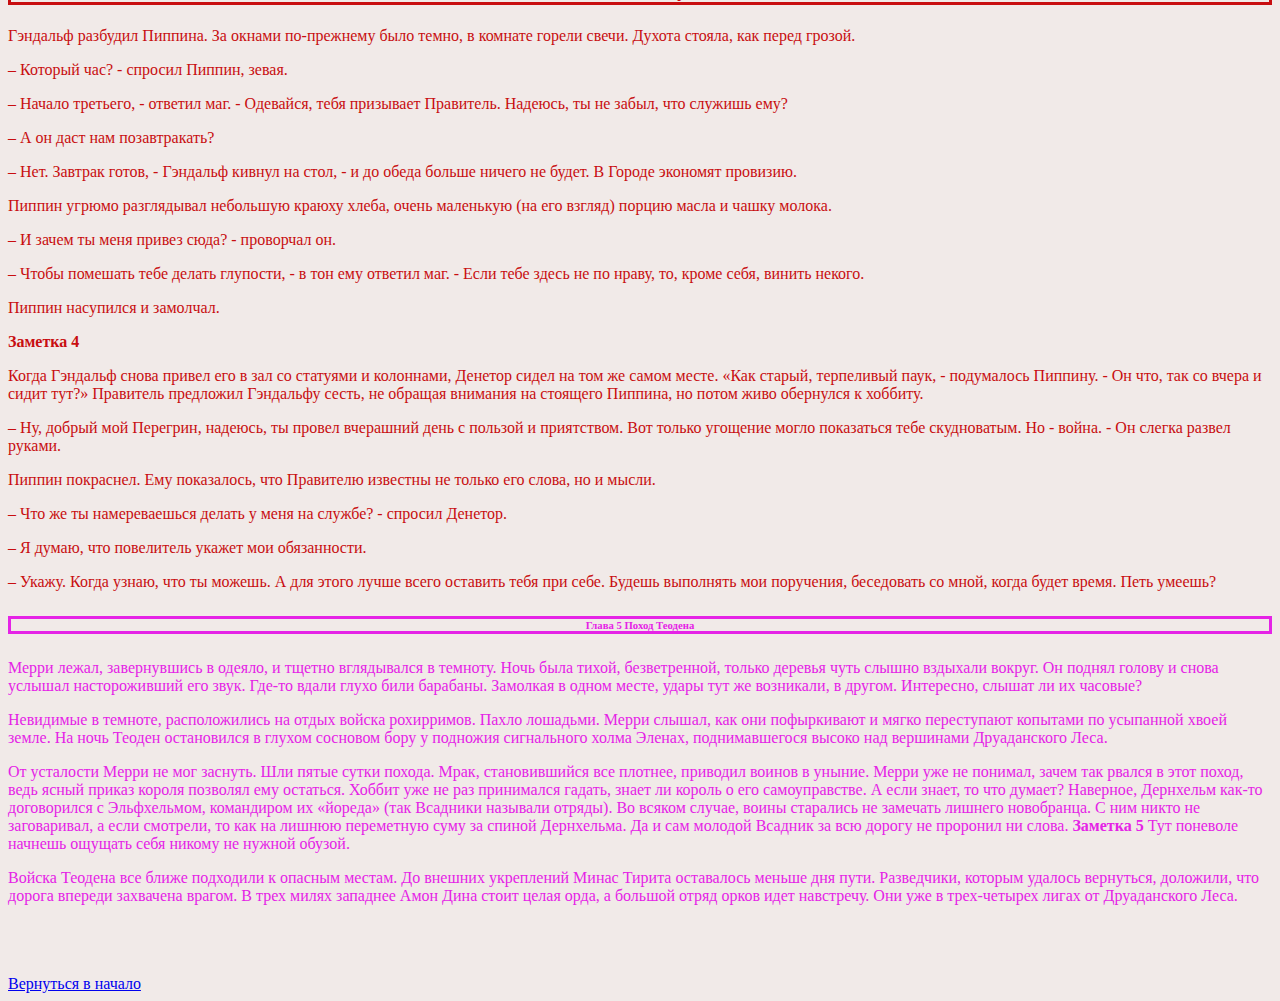
<file: les5/src/index.html>
<!DOCTYPE html>
<html lang="ru">
<head>
    <meta charset="UTF-8">
    <title>Title</title>
    <link rel="stylesheet" href="css/style.css">
</head>

<body>


<p id="start" class="weight">Трилогия «Властелин Колец» бесспорно возглавляет список «культовых» книг XX века.
    Ее автор, Дж.Р.Р.Толкин, профессор Оксфордского университета, специалист по древнему и средневековому английскому
    языку,
    создал удивительный мир - Среднеземье, который вот уже без малого пятьдесят лет неодолимо влечет к себе миллионы
    читателей.
    Там, в Среднеземье, в стране, управляемой советом волшебников, где в серебряных лесах поют эльфы,
    в глубоких пещерах добывают драгоценный мифрил гномы, а бескорыстие добрых чародеев постоянно подвергается
    испытаниям,
    - разгорается битва Света и Тьмы, исход которой, по воле провидения, зависит от самых маленьких жителей - Хоббитов.
    История Кольца Всевластья послужила основой множеству телевизионных и театральных постановок, мультфильмов,
    компьютерных игр и комиксов.
    <u>Тысячи людей по всему миру ежегодно собираются для участия в ролевых играх, основанных на сюжетах, взятых у
        Толкина.</u>
    Эпопею Толкина, как миф, <s>можно интерпретировать по </s>- разному - и как повествование о бывших или будущих
    событиях,
    и как притчу, и как аллегорию, и как историю духовного восхождения, и как фантастику, - все толкования будут верны,
    но ни одно не станет полным.
    «Возвращение Короля»– третий том трилогии.<em> Здесь рассказывается о последней</em> битве, о том,
    как Хранитель выполнил свою миссию и как погибло царство Саурона.</p>

<h1>Книга Пятая</h1>
<ul class="sideBar">
    <li><a href="#glava1">Глава 1 Минас Тирит</a>
        <ul>
            <li><a href="#glava1">Заметка 1</a></li>
        </ul>
    </li>
    <li><a href="#glava2">Глава 2 Выбор Арагорна</a>
        <ul>
            <li><a href="#glava2">Заметка 2</a></li>
        </ul>
    </li>
    <li><a href="#glava3">Глава 3 Рохан собирает войска</a>
        <ul>
            <li><a href="#glava3">Заметка 3</a></li>
        </ul>
    </li>
    <li><a href="#glava4">Глава 4 Осада Города</a>
        <ul>
            <li><a href="#glava4">Заметка 4</a></li>
        </ul>
    </li>
    <li><a href="#glava5">Глава 5 Поход Теодена</a>
        <ul>
            <li><a href="#glava5">Заметка 5</a></li>
        </ul>
    </li>
</ul>
<div class="first">
    <h2 id="glava1">Глава 1 Минас Тирит</h2>
    <p class="italik">Пиппин выглянул из-под плаща Гэндальфа. Он никак не мог понять, во сне или наяву свистит в ушах
        черный ночной ветер, медленно плывет зубчатая тень гор далеко справа, во сне или наяву качается у него над
        головой звездное небо. Он пытался вспомнить, что с ним и где он, но мысли путались, отдельные картины сменяли
        друг друга.</p>
    <p>Помнится, они мчались без остановок, летели все вперед и вперед, и там, впереди, вставал на рассвете золотистый
        мягкий блеск, и был город, затопленный тишиной, и гулкая пустота большого дворца на холме. Они ворвались под его
        своды в тот самый момент, когда вверху пронеслась огромная крылатая тень, и ужас выбелил лица людей вокруг.
        Пиппин вспомнил, как и его сердце сжала ледяная рука. Но рядом был Гэндальф, и ужас ушел, осталась только
        усталость. Пиппин спал, но сон был тревожным, в нем ходили и разговаривали незнакомые люди, что-то приказывал
        Гэндальф. И дальше, без перехода, снова бешеная скачка сквозь ночь. С тех пор как он заглянул в Палантир, прошло
        двое, нет, трое суток. Палантир! Это было ужасно! С этим воспоминанием он проснулся окончательно. Вокруг шумел и
        бормотал все тот же ветер.</p>
    <p><strong>Заметка 1</strong> Яркий желтый огонь в темном небе заставил Пиппина съежиться от страха. Зачем Гэндальф
        везет его в это страшное, там, впереди? Он протер глаза. На востоке всходила луна. Значит, они будут скакать и
        скакать, мчаться сквозь ночь бесконечно долго.
    </p>
    <p>– Где мы, Гэндальф?</p>
    <p class="decoration">– На землях Гондора. Это - Анориен.</p>
    <p class="lineThrough">Пиппин притих, но тут же прижался к магу.</p>
    <p>– Что там? Смотри! Красный огонь! Как драконий глаз. А вон еще один!</p>
    <p>Гэндальф только крикнул коню:</p>
    <p>– Вперед, Сполох, вперед! Спеши, друг! - и, наклонившись к Пиппину, сказал: - Смотри. Это зовут на помощь огни
        Гондора. Война началась. Вот огонь на Амон Дине, пламя на Эленахе, и дальше огни, Нардол, Эрелас, Мин Риммон,
        Каленхад и Халифириен у границ Рохана. Вперед, Сполох!</p>
</div>
<div class="second">
    <h3 id="glava2">Глава 2 Выбор Арагорна</h3>
    <p>Когда стих топот копыт Сполоха, уносящего Гэндальфа и Пиппина, Мерри вернулся к Арагорну. Сумку свою он потерял
        еще в
        Порт Галене, собирать было нечего - так, кое-какие полезные мелочи с развалин Изенгарда. Леголас и Гимли ожидали
        только сигнала тронуться в путь.</p>
    <p>– Нас осталось четверо, - сказал Арагорн. - Мы будем вместе, но пойдем не одни. После этого крылатого ужаса
        король
        решил выступать немедля и возвращаться к холмам под прикрытием ночи.</p>
    <p>– А потом куда? - спросил Леголас.</p>
    <p>– Еще не знаю. Правитель отдал приказ войскам собраться в Эдорасе на четвертую ночь после этой. Там, я думаю, его
        ждут вести о войне, и Всадники Рохана двинутся к Минас Тириту. Но у меня другая дорога.</p>
    <p>– Я с тобой, - тут же сказал Леголас.</p>
    <p>– И я тоже, - отозвался Гимли.</p>
    <p>– Мой путь еще темен для меня, - задумчиво ответил Арагорн. - Кажется, наступает час, к которому я готовился всю
        жизнь. Нам тоже нужно попасть в Минас Тирит, но каким путем мы придем туда, я еще не решил.</p>
    <p>– А я? - подал голос Мерри. - До сих пор от меня было немного толку, но я все-таки не какая-нибудь безделушка.
        Всадникам не до меня, <strong>Заметка 2</strong> хотя их Правитель и обещал, что мы поговорим с ним о Шире после
        возвращения.</p>
    <p>– Мне видится, что ты должен идти с ним, Мерри, - сказал Арагорн. - И не рассчитывай на весёлую прогулку! Теодену
        долго еще не сидеть в покое Золотых Палат. Немало надежд иссякнет этой горькой весной!</p>
    <p>Они отправились затемно. Теоден, с ним двадцать два Всадника, Леголас с Гимли и Арагорн с Мерри. Уже
        переправившись
        через Изен, они услышали за спиной топот. Их нагнал Всадник из арьергарда.</p>
</div>
<div class="third">
    <h4 id="glava3">Глава 3 Рохан собирает войска</h4>
    <p>Отныне все дороги вели на восток, навстречу Тьме. В тот самый час, когда Пиппин, стоя пред воротами Города,
        смотрел
        на входящие войска, король Рохана во главе большого отряда Всадников спускался с гор.</p>
    <p>Вечерело. Длинные тени, перегоняя лошадей, бежали впереди по долине. На лесистых склонах было уже темно. После
        дня
        пути король ехал медленно. Тропа, огибая огромный скальный уступ, нырнула под своды тихо шепчущих елей. Все ниже
        и
        ниже спускался отряд в долину. Блеск водопадов приглушали сумерки.</p>
    <p>Весь этот день воины спускались вниз вдоль ручья; теперь вместе с ними он устремился в широкую долину, поглотил
        небольшой приток и, взбивая пену, помчался по камням к Эдорасу. В верховьях долины, словно запирая ее, высился
        могучий горный пик с вершиной, укрытой вечными снегами. На восточных его склонах густо голубели тени, западные
        склоны пылали в огне заката.</p>
    <p>Мерри с изумлением озирался по сторонам. Ему было интересно в незнакомой стране. Это был край без неба; в
        туманной
        дымке глаз различал только горы, каменная стена вставала за стеной, меж ними разверзались пропасти, заполненные
        туманом. От могучих водопадов воздух тихо звенел, шумели деревья, стучали по камням копыта. Раньше Мерри любил
        слушать о горах, думать о них, но теперь, когда горные хребты вздымались вокруг под самые небеса, он чувствовал
        себя
        неуютно, живо ощущая исполинскую тяжесть, гнетущую грудь Среднеземья. Слишком они были большие; глядя на них,
        хотелось оказаться в маленькой комнатке возле камина.<strong>Заметка 3</strong></p>
</div>
<div class="four">
    <h5 id="glava4">Глава 4 Осада Города</h5>
    <p>Гэндальф разбудил Пиппина. За окнами по-прежнему было темно, в комнате горели свечи. Духота стояла, как перед
        грозой.</p>
    <p>– Который час? - спросил Пиппин, зевая.</p>
    <p>– Начало третьего, - ответил маг. - Одевайся, тебя призывает Правитель. Надеюсь, ты не забыл, что служишь
        ему?</p>
    <p>– А он даст нам позавтракать?</p>
    <p>– Нет. Завтрак готов, - Гэндальф кивнул на стол, - и до обеда больше ничего не будет. В Городе экономят
        провизию.</p>
    <p>Пиппин угрюмо разглядывал небольшую краюху хлеба, очень маленькую (на его взгляд) порцию масла и чашку
        молока.</p>
    <p>– И зачем ты меня привез сюда? - проворчал он.</p>
    <p>– Чтобы помешать тебе делать глупости, - в тон ему ответил маг. - Если тебе здесь не по нраву, то, кроме себя,
        винить
        некого.</p>
    <p>Пиппин насупился и замолчал.</p>

    <strong>Заметка 4</strong>

    <p>Когда Гэндальф снова привел его в зал со статуями и колоннами, Денетор сидел на том же самом месте. «Как старый,
        терпеливый паук, - подумалось Пиппину. - Он что, так со вчера и сидит тут?» Правитель предложил Гэндальфу сесть,
        не
        обращая внимания на стоящего Пиппина, но потом живо обернулся к хоббиту.</p>
    <p>– Ну, добрый мой Перегрин, надеюсь, ты провел вчерашний день с пользой и приятством. Вот только угощение могло
        показаться тебе скудноватым. Но - война. - Он слегка развел руками.</p>
    <p>Пиппин покраснел. Ему показалось, что Правителю известны не только его слова, но и мысли.</p>
    <p>– Что же ты намереваешься делать у меня на службе? - спросил Денетор.</p>
    <p>– Я думаю, что повелитель укажет мои обязанности.</p>
    <p>– Укажу. Когда узнаю, что ты можешь. А для этого лучше всего оставить тебя при себе. Будешь выполнять мои
        поручения,
        беседовать со мной, когда будет время. Петь умеешь?</p>
</div>
<div class="five">
    <h6 id="glava5">Глава 5 Поход Теодена</h6>
    <p>Мерри лежал, завернувшись в одеяло, и тщетно вглядывался в темноту. Ночь была тихой, безветренной, только деревья
        чуть слышно вздыхали вокруг. Он поднял голову и снова услышал настороживший его звук. Где-то вдали глухо били
        барабаны. Замолкая в одном месте, удары тут же возникали, в другом. Интересно, слышат ли их часовые?</p>
    <p>Невидимые в темноте, расположились на отдых войска рохирримов. Пахло лошадьми. Мерри слышал, как они пофыркивают
        и
        мягко переступают копытами по усыпанной хвоей земле. На ночь Теоден остановился в глухом сосновом бору у
        подножия
        сигнального холма Эленах, поднимавшегося высоко над вершинами Друаданского Леса.</p>
    <p>От усталости Мерри не мог заснуть. Шли пятые сутки похода. Мрак, становившийся все плотнее, приводил воинов в
        уныние.
        Мерри уже не понимал, зачем так рвался в этот поход, ведь ясный приказ короля позволял ему остаться. Хоббит уже
        не
        раз принимался гадать, знает ли король о его самоуправстве. А если знает, то что думает? Наверное, Дернхельм
        как-то
        договорился с Эльфхельмом, командиром их «йореда» (так Всадники называли отряды). Во всяком случае, воины
        старались
        не замечать лишнего новобранца. С ним никто не заговаривал, а если смотрели, то как на лишнюю переметную суму за
        спиной Дернхельма. Да и сам молодой Всадник за всю дорогу не проронил ни слова. <strong>Заметка 5</strong> Тут
        поневоле начнешь ощущать себя никому не нужной обузой.</p>
    <p>Войска Теодена все ближе подходили к опасным местам. До внешних укреплений Минас Тирита оставалось меньше дня
        пути.
        Разведчики, которым удалось вернуться, доложили, что дорога впереди захвачена врагом. В трех милях западнее Амон
        Дина стоит целая орда, а большой отряд орков идет навстречу. Они уже в трех-четырех лигах от Друаданского
        Леса.</p>
</div>
<br><br><br>
<a href="#start">Вернуться в начало</a>


</body>
</html>
</file>
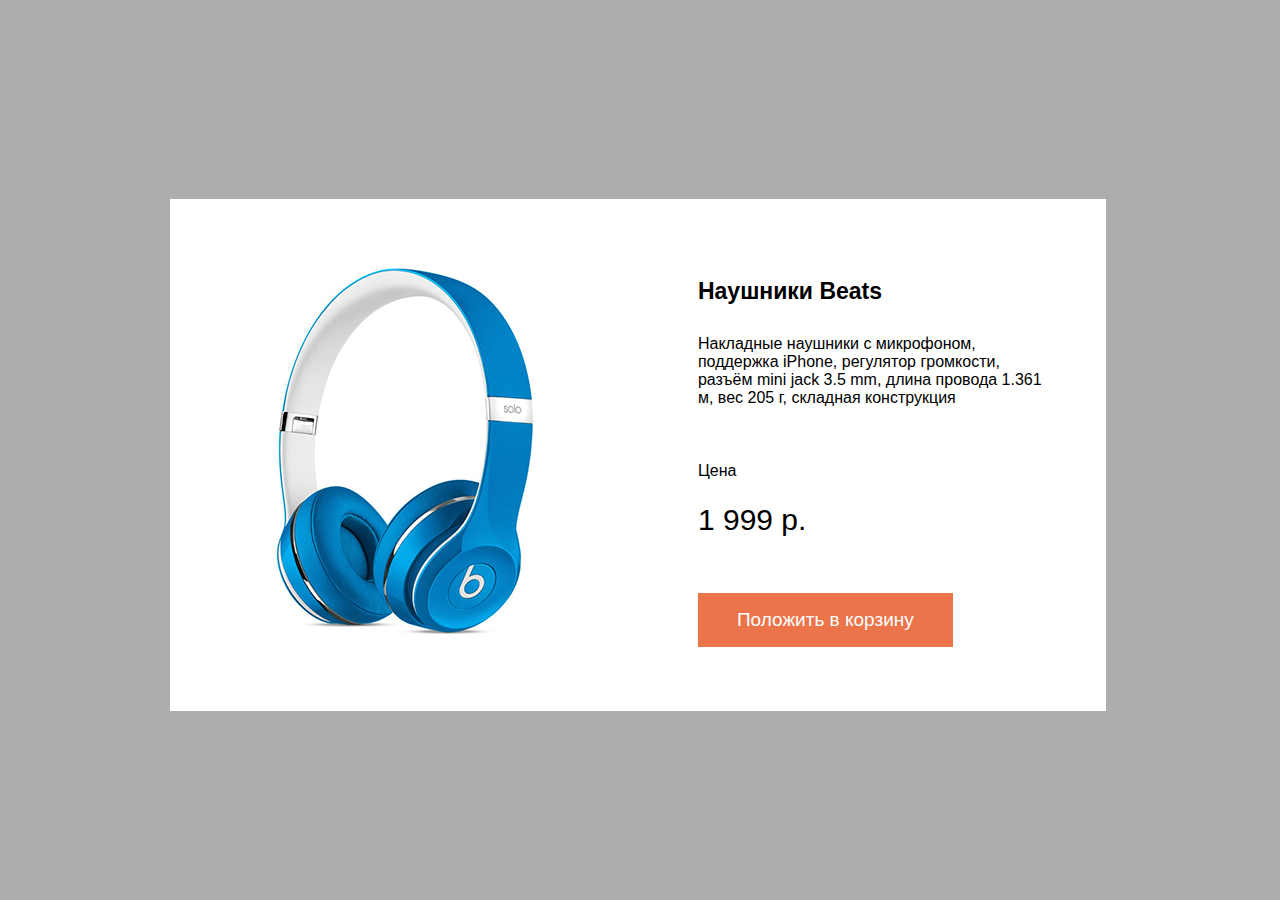
<file: les6/src/index.html>
<!DOCTYPE html>
<html lang="ru">
<head>
    <meta charset="UTF-8">
    <title>Title</title>
    <link rel="stylesheet" href="css/style.css">
</head>

<body>
<div class="container">
    <div class="card">
        <div class="cardImg">
            <img src="img/cardImg.png" alt="">
        </div>
        <div class="cardText">
           <h1 class="carTitle">Наушники Beats</h1>
           <span class="carParahraf">
               Накладные наушники с микрофоном, поддержка iPhone, регулятор громкости,
                разъём mini jack 3.5 mm, длина провода 1.361 м, вес 205 г,
                складная конструкция
           </span>

                <p class="price" >Цена</p>
                <span class="cardPrice">1 999 p.</span>

            <button class="cardBtn">
                Положить в корзину
            </button>

        </div>
    </div>
</div>


</body>
</html>
</file>
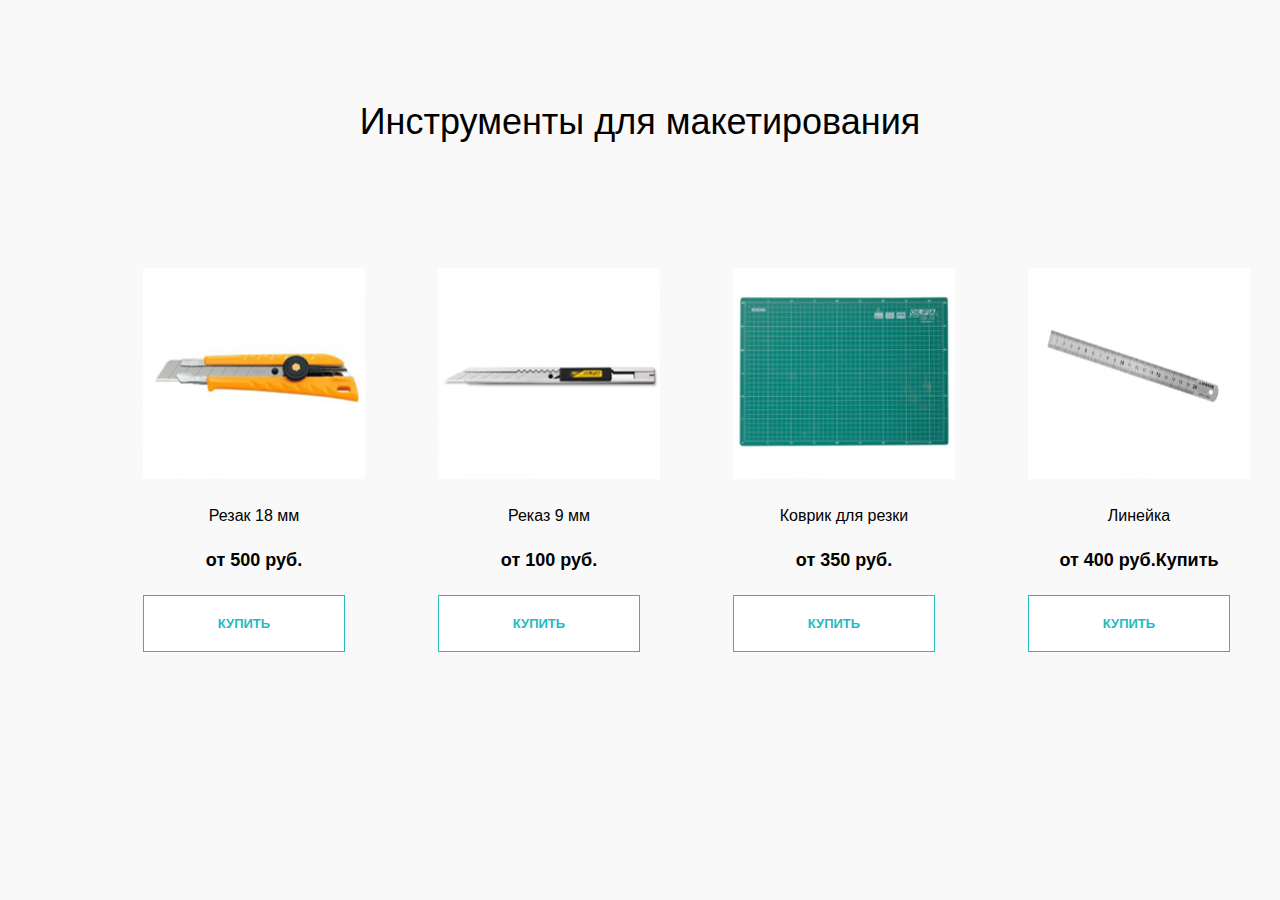
<file: les7/src/index.html>
<!DOCTYPE html>
<html lang="ru">
<head>
    <meta charset="UTF-8">
    <title>Title</title>
    <link rel="stylesheet" href="css/style.css">
</head>

<body>
<div class="main">
    <div class="container">
        <h1>Инструменты для макетирования</h1>
        <div class="cards">
            <div class="card">
                 <img src="img/knifeMini.png" alt="img">
                <div class="card__title">Резак 18 мм</div>
                <div class="card__price">от 500 руб.</div>
                <button>Купить</button>
            </div>
            <div class="card">
                 <img src="img/knife.png" alt="img">
                <div class="card__title">Реказ 9 мм</div>
                <div class="card__price">от 100 руб.</div>
                <button>Купить</button>
            </div>
            <div class="card">
                <img src="img/kovr.png" alt="img">
                <div class="card__title">Коврик для резки</div>
                <div class="card__price">от 350 руб.</div>
                <button>Купить</button>
            </div>
            <div class="card">
              <img src="img/lineika.png" alt="img">
                <div class="card__title">Линейка</div>
                <div class="card__price">от 400 руб.Купить</div>
                <button>Купить</button>
            </div>
        </div>
    </div>

</div>
</body>
</html>
</file>
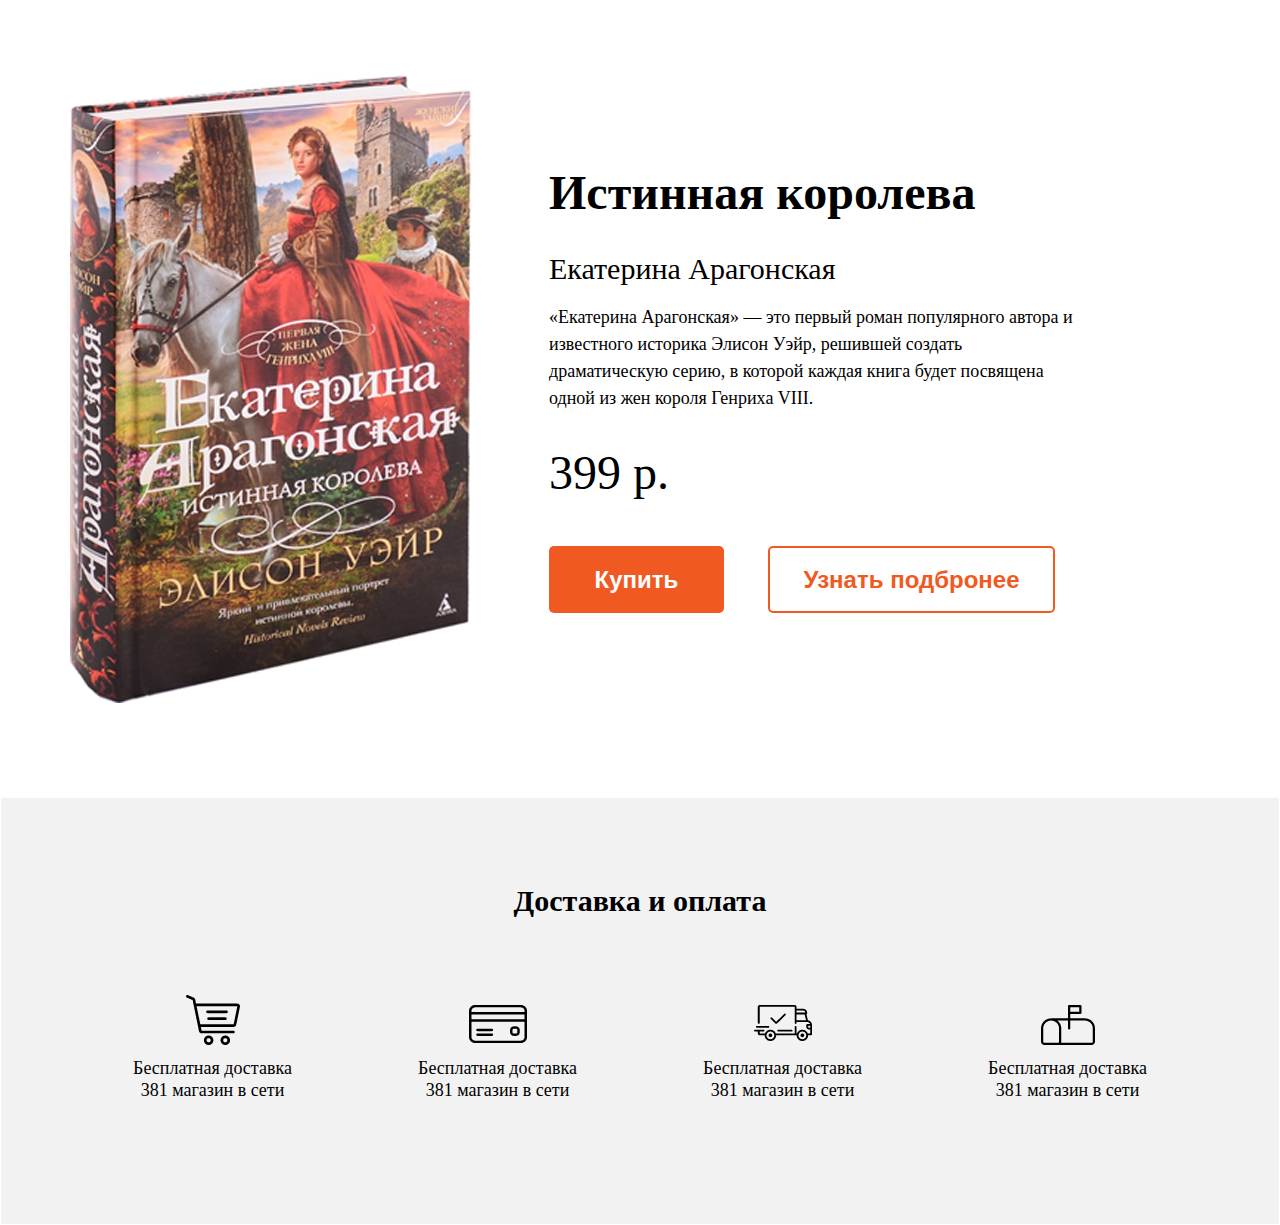
<file: les7/srcDop/index.html>
<!DOCTYPE html>
<html lang="en">
<head>
    <meta charset="UTF-8">
    <title>Title</title>
    <link rel="stylesheet" href="css/style.css">
</head>
<body>
<header class="header">
    <div class="container">
        <div class="header-box">
            <div class="mainImg">
                <img src="img/mainImg.png" alt="mainImg">
            </div>
            <div class="contentSection">
                <h1>Истинная королева</h1>
                <span class="name">Екатерина Арагонская</span>
                <p>«Екатерина Арагонская» — это первый роман популярного автора и известного историка
                    Элисон Уэйр, решившей создать драматическую серию, в которой каждая книга будет посвящена
                    одной из жен короля Генриха VIII.</p>
                <span class="price">399 р.</span>
                <div class="buttons">
                    <button class="bay">Купить</button>
                    <button class="help">Узнать подбронее</button>
                </div>
            </div>
        </div>

    </div>
</header>
<section class="secondSection">
    <div class="container">
        <h2>Доставка и оплата</h2>
        <div class="cards">
            <div class="card">
                <div class="content">
                    <div class="icon">
                        <img class="firs-Icon"  src="img/IconCcart.png" alt="truck">
                    </div>
                    <span>Бесплатная доставка
            381 магазин в сети
            </span>
                </div>
            </div>
            <div class="card">
                <div class="content">
                    <div class="icon"><img src="img/Credit_card.png" alt="truck"></div>
                    <span>Бесплатная доставка
            381 магазин в сети
            </span>
                </div>
            </div>
            <div class="card">
                <div class="content">
                    <div class="icon"><img src="img/IconShipped.png" alt="truck"></div>
                    <span>Бесплатная доставка
            381 магазин в сети
            </span>
                </div>
            </div>
            <div class="card">
                <div class="content">
                    <div class="icon"> <img src="img/IconMailbox.png" alt="truck"></div>
                    <span>Бесплатная доставка
            381 магазин в сети
            </span>
                </div>
            </div>
        </div>
    </div>

</section>

</body>
</html>
</file>
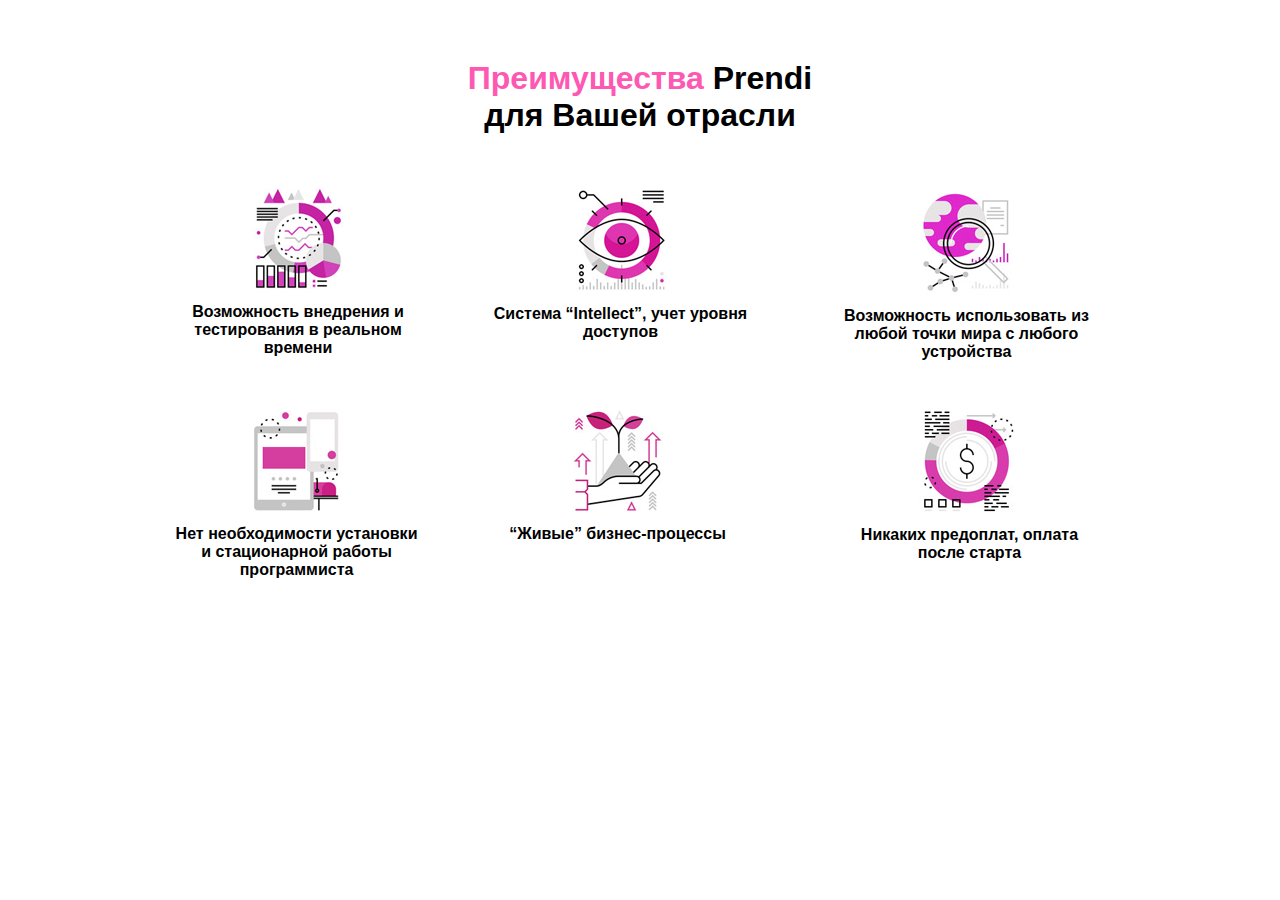
<file: work-6/work/index.html>
<!DOCTYPE html>
<html lang="ru">

<head>
	<meta charset="UTF-8">
	<link rel="stylesheet" href="css/style.css">
	<title>Урок №6</title>
</head>

<body>

	<h1><span>Преимущества</span> Prendi <br>для Вашей отрасли</h1>

	<div class="line-one">
		<div class="block-1">

			<img class="first-img" src="img/picture.png" alt="picture">
			<p>Возможность внедрения и тестирования в реальном времени</p>

		</div>

		<div class="block-2">

			<img class="first-img" src="img/picture-2.png" alt="picture">
			<p>Система “Intellect”, учет уровня доступов</p>

		</div>

		<div class="block-3">

			<img class="first-img" src="img/picture-3.png" alt="picture">
			<p>Возможность использовать из любой точки мира с любого устройства</p>

		</div>
	</div>

	<div class="line-two">

		<div class="block-4">

			<img class="two-img img-1" src="img/picture-4.png" alt="picture">
			<p>Нет необходимости установки и стационарной работы программиста</p>

		</div>

		<div class="block-5">

			<img class="two-img img-2" src="img/picture-5.png" alt="picture">
			<p>“Живые” бизнес-процессы</p>

		</div>

		<div class="block-6">

			<img class="two-img" src="img/picture-6.png" alt="picture">
			<p>Никаких предоплат, оплата после старта</p>

		</div>

	</div>
</body>

</html>
</file>
<file: les10!/css/style.css>
.d-flex {
    display: flex;
}
.pa_zero{
    padding: 0;
}
.right{
    text-align: right;
}
body {
    font-family: sans-serif;
}

.container {
    width: 1145px;
    margin: 0 auto;
}

.header {
    padding-top: 73px;
    padding-bottom: 156px;
    background-color: #f4f5f7;
}

.header-box {
    justify-content: space-between;
}

.header span {
    text-transform: uppercase;
    font-size: 20px;
    font-weight: 700;
    color: #95989a;
}

/*header end*/
.sell-bock {
    margin-bottom: 91px;
    padding-bottom: 191px;
}

.icons img {
    margin-left: 32px;
}

.icons img:first-child {
    height: 21px;
}
.main-text{
    color: #32325f
}
.description {
    font-size: 20px;
    font-weight: 400;
    line-height: 26px;
    margin-bottom: 16px;
}
.subtitle{
    height: 24px;
    color: #32325f;
    font-size: 20px;
    font-weight: 400;
}
.sell-text{
    width: 516px;
}

.title{
    font-size: 48px;
    font-weight: 700;
    margin-top: 15px;
    margin-bottom: 16px;
}

.sell-bock {
    background-color: #f4f5f7;
}

.price-tag {
    font-size: 20px;
    font-weight: 400;
    margin-top: 16px;
    margin-bottom: 20px;
}

.price {
    font-size: 48px;
    font-weight: 400;
    color: #525f7f;
}
.content{
    justify-content: space-between;

}
.buttons {
    margin-top: 49px !important;
    outline: none;
}

.buttons button:last-child {
    margin-left: 30px;

}

.btn-green {
    color: #ffffff;
    font-size: 20px;
    font-weight: 700;
    height: 66px;
    padding: 21px 31px 20px 31px;
    box-shadow: 0 3px 6px rgba(173, 173, 173, 0.16);
    border-radius: 6px;
    background-color: #2dce89;
    cursor: pointer;
    outline: none;
    border: none;
}

.btn-green:hover {
    background-color: #5e72e4;
}

.btn-blue {
    box-shadow: 0 3px 6px rgba(173, 173, 173, 0.16);
    height: 66px;
    border-radius: 6px;
    padding: 21px 31px 20px 31px;
    background-color: #5e72e4;
    color: #ffffff;
    font-size: 20px;
    font-weight: 700;
    cursor: pointer;
    outline: none;
    border: none;
}

.btn-blue:hover {
    background-color: #2dce89;
}

/*section book start*/

.book {
    color: #32325f;
    margin-bottom: 131px;
}

.book span {
    font-size: 20px;
    font-weight: 400;
}

.book_content {
    margin-top: 14px;
}

.book_content h2 {
    font-size: 48px;
    font-weight: 700;
    margin-bottom: 99px;
}

.icon {
    margin-bottom: 40px;
}

.icon img {
    width: 74px;
    height: 85px;
}

.text {
    width: 258px;
    font-size: 16px;
    font-weight: 400;
    color: #525f7f;
}

.card {
    margin-left: 36px;
    border: none;
}
.card span{
    color: #525f7f;
    font-size: 16px;
    font-weight: 400;
}

.card:first-child {
    margin: 0;
}
.header .navbar {
    padding: 0;
}
/*section photo */
.photo{
    background-color: #f4f5f7;
    padding-top: 70px;
    padding-bottom: 112px;

}
.photo span{
    height: 24px;
    color: #32325f;
    font-size: 20px;
    font-weight: 400;
}
.photo h2{
    color: #32325f;
    font-size: 48px;
    font-weight: 700;
    margin-top: 14px;
    margin-bottom: 64px;
}
.one_photo{
    margin-bottom: 36px;
    width: 362px;
    height: 254px;


}
.one_photo:nth-child(1){
    background:url("../img/beard-1867175_1920.png") 100% 100% no-repeat;
    background-size: cover; /* Масштабируем фон */
}
.one_photo:nth-child(2){
     background:url("../img/man-919045_1920.png") 100% 100% no-repeat;
     background-size: cover; /* Масштабируем фон */
 }
.one_photo:nth-child(3){
    background:url("../img/woman-3990680_1920.png") 100% 100% no-repeat;
    background-size: cover; /* Масштабируем фон */
}
.one_photo:nth-child(4){
    background:url("../img/portrait-1462944_1920.png") 100% 100% no-repeat;
    background-size: cover; /* Масштабируем фон */
}
.one_photo:nth-child(5){
    background:url("../img/man-1209494_1920.png") 100% 100% no-repeat;
    background-size: cover; /* Масштабируем фон */
}
.one_photo:nth-child(6){
    background:url("../img/man-1246508_1920.png") 100% 100% no-repeat;
    background-size: cover; /* Масштабируем фон */
}


.block_photo{
    flex-wrap: wrap;
    justify-content: space-between;
}

/*footer*/
footer {
    background-color: #32325f;
    color: #ffff;
    padding-top: 73px;
    padding-bottom: 104px;
}

.columns {
       justify-content: space-between;
}

.column {
    width: 258px;
}

footer h3 {
    font-size: 24px;
    font-weight: 500;
    margin-bottom: 35px;
}

.footer_text span {
    font-size: 16px;
    font-weight: 700;
}
.contacts  a{
    margin-top: 5px;
    height: 66px;
    color: #ffffff;
    font-size: 16px;
    font-weight: 700;
    text-decoration:none;
}
</file>
<file: les10/css/style.css>
.center{
    text-align: center;
}
h1{
    color: #333333;
    font-size: 24px;
    font-weight: 700;
    text-transform: uppercase;
    text-align: center;
    margin: 70px 0 82px 0 ;
}
.img{
    margin-bottom: 19px;
}
span{
    color: #333333;
text-align: center;
    font-size: 16px;
    font-weight: 700;
}
@media (max-width: 576px) {
    .mob{
        order: -1;
    }
}
</file>
<file: les13/css/style.css>
@font-face {
  font-family: 'Museo Sans 300 Light';
  src: url("../fonts/MuseoSansKirilic/MuseoSansCyrl-300.eot");
  src: url("../fonts/MuseoSansKirilic/MuseoSansCyrl-300.eot?#iefix") format("embedded-opentype"), url("../fonts/MuseoSansKirilic/MuseoSansCyrl-300.woff") format("woff"), url("../fonts/MuseoSansKirilic/MuseoSansCyrl-300.ttf") format("truetype");
  font-weight: normal;
  font-style: normal;
}

@font-face {
  font-family: 'Museo Sans  Bold';
  src: url("../fonts/MuseoSansKirilic/MuseoSansCyrl-700.eot");
  src: url("../fonts/MuseoSansKirilic/MuseoSansCyrl-700.eot?#iefix") format("embedded-opentype"), url("../fonts/MuseoSansKirilic/MuseoSansCyrl-700.woff") format("woff"), url("../fonts/MuseoSansKirilic/MuseoSansCyrl-700.ttf") format("truetype");
  font-weight: normal;
  font-style: normal;
}

* {
  box-sizing: border-box;
}

body {
  font-family: 'Museo Sans 300 Light', sans-serif;
  font-weight: 300;
}

img {
  max-width: 100%;
}

.container {
  width: 1170px;
  margin: auto;
}

@media (max-width: 1200px) {
  .container {
    width: 760px;
  }
}

@media (max-width: 768px) {
  .container {
    max-width: 580px;
    width: 95%;
  }
}

.button {
  border-radius: 10px;
  background-color: #ffd200;
  border: none;
  padding: 18px 30px;
}

.button:hover {
  background-color: #ffdb33;
  cursor: pointer;
}

.section {
  padding: 90px 0;
}

.section-title {
  font-size: 24px;
  font-family: 'Museo Sans  Bold', sans-serif;
  font-weight: 700;
}

.section-subtitle {
  display: block;
  font-size: 16px;
}

.input {
  border: 1px solid #dddddd;
  padding: 20px 26px;
  font-size: 16px;
  border-radius: 10px;
}

.navbar {
  padding: 8px 0;
}

.navbar-block {
  display: flex;
  justify-content: space-between;
  align-items: center;
}

.navbar__info {
  display: flex;
  align-items: center;
  text-align: right;
}

.navbar__contacts {
  display: flex;
  flex-direction: column;
}

.navbar__buttons {
  margin-left: 30px;
  cursor: pointer;
  outline: none;
  transition: all 0.5s ease;
  font-family: 'Museo Sans  Bold', sans-serif;
  font-weight: 700;
}

.navbar__buttons:hover {
  background-color: #e6bd00;
}

.navbar__phone {
  display: inline-block;
  color: #333333;
  font-size: 20px;
  text-decoration: none;
  margin-top: 10px;
  font-family: 'Museo Sans  Bold', sans-serif;
  font-weight: 700;
}

@media (max-width: 768px) {
  .navbar__contacts {
    display: none;
  }
  .navbar__buttons {
    font-size: 12px;
    padding: 15px 26px;
  }
  .navbar__logo {
    width: 90px;
  }
}

.hero {
  padding: 50px 0;
  background-color: #f5f5f5;
}

.hero-block {
  display: flex;
}

.hero-text {
  flex-basis: 45%;
  padding-right: 100px;
}

.hero-text__title {
  font-size: 41px;
  line-height: 55px;
  margin-bottom: 34px;
  font-family: 'Museo Sans  Bold', sans-serif;
  font-weight: 700;
}

.hero-text__subtitle {
  display: inline-block;
  font-size: 20px;
  font-family: 'Museo Sans  Bold', sans-serif;
  font-weight: 700;
  margin-bottom: 70px;
}

.hero-list {
  margin: 0;
  padding: 0;
}

.hero-list__item {
  display: flex;
  align-items: center;
  margin-bottom: 25px;
}

.hero-list__item:last-child {
  margin-bottom: 0;
}

.hero-list__image {
  width: 40px;
  height: 40px;
  border: 2px solid #ffd200;
  display: flex;
  align-items: center;
  justify-content: center;
  border-radius: 50%;
  margin-right: 30px;
}

.hero-list__text {
  font-family: 'Museo Sans 300 Light', sans-serif;
  font-weight: 300;
}

@media (max-width: 1200px) {
  .hero-block {
    flex-direction: column;
  }
  .hero-list {
    margin-bottom: 44px;
  }
  .hero-text {
    padding-right: 10px;
  }
}

@media (max-width: 768px) {
  .hero-text__title {
    font-size: 24px;
    line-height: 1.4;
    margin-bottom: 15px;
  }
  .hero-text__subtitle {
    font-size: 15px;
    margin-bottom: 28px;
  }
  .hero-list-item {
    margin-bottom: 20px;
  }
  .hero-list__text {
    font-size: 12px;
  }
  .hero-list__image {
    margin-right: 15px;
  }
}

.offer {
  background: url("../img/offer-bg.png") no-repeat;
  background-position: center right;
  background-size: contain;
  position: relative;
}

.offer:before {
  content: '';
  width: 50%;
  height: 100%;
  position: absolute;
  top: 0;
  left: 0;
  background-color: #fff;
}

.offer-block {
  width: 50%;
  padding-right: 90px;
  position: relative;
}

.offer__title {
  min-width: 360px;
  line-height: 35px;
  margin-bottom: 24px;
}

.offer__subtitle {
  max-width: 260px;
  margin-bottom: 30px;
}

.offer__input {
  margin-bottom: 30px;
  width: 240px;
}

.offer__input:first-child {
  margin-right: 10px;
}

.offer__button {
  width: 100%;
  min-height: 70px;
}

@media (max-width: 1200px) {
  .offer {
    background-size: cover;
  }
  .offer__input {
    width: 100%;
    margin-bottom: 10px;
  }
  .offer__button {
    font-size: 13px;
  }
}

@media (max-width: 768px) {
  .offer {
    background: #ffffff;
  }
  .offer-block {
    width: 100%;
    padding-right: 0;
  }
}
</file>
<file: les9/css/style.css>
body{
    background-color: #cccccc;
}
.main {
    text-align: center;
    font-size: 40px;
}
</file>
<file: work-6/css/style.css>
body {
	text-align: center;
	font-weight: bold;
	font-family: Arial, sans-serif;
}

h1 {
	margin-top: 60px;
}

span {
	color: #fd58b2;
}


.first-block {
	display: inline-block;
	vertical-align: top;
	width: 200px;
	margin-top: 36px;
}

.first-pic {
	margin-right: 155px;
}

.two-pic {
	margin-left: 155px;
}

.first-text, .two-text {
	font-size: 16px;
	line-height: 22px;
}

.two-block {
	display: inline-block;
	vertical-align: top;
	width: 255px;
}
</file>
<file: les5/src/css/style.css>
h1,h2,h3,h4,h5,h6{
    text-align: center;
    border: solid;  
}
body{
    background-color: #F1EAE8;

}
.weight{
    font-weight: 700;
}
.italik{
    font-style: italic;
}
.decoration{
    text-decoration: underline;
}
.lineThrough{
    text-decoration: line-through;
}
.sideBar{
    position: fixed;
    background-color: #F1EAE8;
    right: 0;
}
.first{
    color: #c8946e;
}
.second{
    color: #4f83d9;
}
.third{
    color: #33cb74;
}
.four{
    color: #c80e10;
}
.five{
    color: #e523e6;
}
</file>
<file: les6/src/css/style.css>
*{
    box-sizing: border-box;
    font-family: 'Arial', sans-serif;
}
body{
    background-color: #adadad;
}
.container{
    width: 990px;
    margin: 0 auto;
}
.card{
    background-color: #fff;
    display: block;
    padding: 64px 48px;
    position: absolute;
    top: 50%;
    margin-top: -251.5px;
    left: 50%;
    margin-left: -470.5px;
}
.cardImg{
    display: inline-block;
    padding-right: 100px;
}
.cardText{
    display: inline-block;
    width: 360px;
    vertical-align: top;
}
.carTitle{
    font-size: 23px;
    font-weight: 700;
    margin-bottom: 30px;
    flex-direction:row;
}
.price{
    margin: 55px 0px 23px 0;
}
.cardPrice{
    font-size:30px;
}
.cardBtn{
    background-color: #ec744a;
    padding: 16px 39px;
    font-size: 19px;
    display: block;
    margin-top: 56px;
    color: #fff;
    cursor: pointer;
    border: none;
    outline: none;
}
</file>
<file: les7/src/css/style.css>
*{
    box-sizing: border-box;
    font-family: 'Arial', sans-serif;
}
body{
    padding: 0;
    margin: 0;
    background-color: #f9f9f9;
}
.main{
    margin-top: 101px;
}
h1{
    font-size:36px;
    font-weight: 400;
    text-align: center;
    margin-bottom: 125px;
}
.container{
    width: 1140px;
    margin: 0 auto;
}
.cards{
    display: flex;
    justify-content: space-between;
}
.card{
    margin-left: 73px;
}

.card img{
    margin-bottom: 24px;
    height: 211px;
    width: 222px;
    background-color: white;
}
.card__title{
    margin-bottom: 25px;
    font-size: 16px;
    font-weight: 300;
    text-align: center;

}
.card__price{
    margin-bottom: 24px;
    font-weight: 700 ;
    font-size: 18px;
    text-align: center;
}
.card button{
    width: 202px;
    height: 57px;
    border: 1px solid #23bac1;
    color: #23bac1;
    font-size: 13px;
    font-weight: 700;
    text-transform: uppercase;
    background-color: #ffff;
    cursor: pointer;
}
</file>
<file: les7/srcDop/css/style.css>
body {
    padding: 0;
    margin: 0;
}

.container {
    width: 1140px;
    margin: 0 auto;
}
.header-box{
    display: flex;
}
.header{
    padding: 73px 0 90px 0;
}
.mainImg {
    margin-right: 75px;
}

.contentSection {
    margin-top: 60px;
    width: 527px;
}

.contentSection h1 {
    font-size: 48px;
    font-weight: 700;
}

.name {
    margin-top: 15px;
    font-size: 30px;
    font-weight: 400;
}

.contentSection p {
    font-size: 18px;
    font-weight: 400;
    line-height: 27px;
    margin-bottom: 47px;
}

.price {
    font-size: 48px;
    font-weight: 400;
    line-height: 27px;
}

.buttons {
    margin-top: 53px;
}

.bay {
    width: 175px;
    height: 67px;
    border-radius: 5px;
    font-size: 24px;
    font-weight: 700;
    background-color: #f05a22;
    color: #ffffff;
    line-height: 27px;
    border: none;
    cursor: pointer;
    outline: none;
    transition: all 0.5s ease;
}

.bay:hover {
    background-color: #ffffff;
    color: #f05a22;
    border: 2px solid #f05a22;
}

.help {
    color: #f05a22;
    font-size: 24px;
    font-weight: 700;
    line-height: 27px;
    width: 287px;
    height: 67px;
    border-radius: 5px;
    border: 2px solid #f05a22;
    background-color: #ffff;
    cursor: pointer;
    outline: none;
    margin-left: 40px;
    transition: all 0.5s ease;
}

.help:hover {
    background-color: #f05a22;
    color: #ffffff;
}

/* second Section */
.secondSection {
    border: 1px solid #ffffff;
    background-color: #f2f2f2;
}

 h2 {
    padding: 89px 0 91px 0;
    margin: 0 auto;
    font-size: 30px;
    font-weight: 700;
    line-height: 27px;
    text-align: center;
}

.cards {
    display: flex;
    justify-content: space-around;
    margin-bottom: 103px;

}

.card {
    width: 181px;
    text-align: center;
}

.icon {
    margin-bottom: 23px;
    height: 42px;
}
.firs-Icon{
    margin-top: -10px;
}
.content span {
    font-size: 18px;
    font-weight: 400;
    line-height: 22px;
}
.icon:nth-child(1){
    margin-bottom: 10px;
}
.content:nth-child(1){
    padding-bottom: 20px;
}
</file>
<file: work-6/work/css/style.css>
body {
	text-align: center;
	font-weight: bold;
	font-family: Arial, sans-serif;
	margin: 0;
	padding: 0;
}

img {
	margin-bottom: -40px;
}

h1 {
	margin-top: 60px;
}

span {
	color: #fd58b2;
}

.line-one, .line-two {
	width: 100%;
}

.block-1 {
	display: inline-block;
	width: 215px;
}

.block-2 {
 display: inline-block;
 margin: 0 91px 0 83px;
	width: 255px;
	vertical-align: 16px;
}

.block-3 {
	display: inline-block;
	width: 246px;
	vertical-align: -4px;
}

.block-4 {
	display: inline-block;
	width: 256px;
}

.block-5 {
	display: inline-block;
	vertical-align: 36px;
	margin: 0 129px 0 79px;
	width: 219px;
}

.block-6 {
	display: inline-block;
	vertical-align: 17px;
	margin-right: 33px;
	width: 218px;
}
</file>
<file: les13/css/normalaize.css>
/*! normalize.css v8.0.1 | MIT License | github.com/necolas/normalize.css */

/* Document
   ========================================================================== */

/**
 * 1. Correct the line height in all browsers.
 * 2. Prevent adjustments of font size after orientation changes in iOS.
 */

html {
    line-height: 1.15; /* 1 */
    -webkit-text-size-adjust: 100%; /* 2 */
}

/* Sections
   ========================================================================== */

/**
 * Remove the margin in all browsers.
 */

body {
    margin: 0;
}

/**
 * Render the `main` element consistently in IE.
 */

main {
    display: block;
}

/**
 * Correct the font size and margin on `h1` elements within `section` and
 * `article` contexts in Chrome, Firefox, and Safari.
 */

h1 {
    font-size: 2em;
    margin: 0.67em 0;
}

/* Grouping content
   ========================================================================== */

/**
 * 1. Add the correct box sizing in Firefox.
 * 2. Show the overflow in Edge and IE.
 */

hr {
    box-sizing: content-box; /* 1 */
    height: 0; /* 1 */
    overflow: visible; /* 2 */
}

/**
 * 1. Correct the inheritance and scaling of font size in all browsers.
 * 2. Correct the odd `em` font sizing in all browsers.
 */

pre {
    font-family: monospace, monospace; /* 1 */
    font-size: 1em; /* 2 */
}

/* Text-level semantics
   ========================================================================== */

/**
 * Remove the gray background on active links in IE 10.
 */

a {
    background-color: transparent;
}

/**
 * 1. Remove the bottom border in Chrome 57-
 * 2. Add the correct text decoration in Chrome, Edge, IE, Opera, and Safari.
 */

abbr[title] {
    border-bottom: none; /* 1 */
    text-decoration: underline; /* 2 */
    text-decoration: underline dotted; /* 2 */
}

/**
 * Add the correct font weight in Chrome, Edge, and Safari.
 */

b,
strong {
    font-weight: bolder;
}

/**
 * 1. Correct the inheritance and scaling of font size in all browsers.
 * 2. Correct the odd `em` font sizing in all browsers.
 */

code,
kbd,
samp {
    font-family: monospace, monospace; /* 1 */
    font-size: 1em; /* 2 */
}

/**
 * Add the correct font size in all browsers.
 */

small {
    font-size: 80%;
}

/**
 * Prevent `sub` and `sup` elements from affecting the line height in
 * all browsers.
 */

sub,
sup {
    font-size: 75%;
    line-height: 0;
    position: relative;
    vertical-align: baseline;
}

sub {
    bottom: -0.25em;
}

sup {
    top: -0.5em;
}

/* Embedded content
   ========================================================================== */

/**
 * Remove the border on images inside links in IE 10.
 */

img {
    border-style: none;
}

/* Forms
   ========================================================================== */

/**
 * 1. Change the font styles in all browsers.
 * 2. Remove the margin in Firefox and Safari.
 */

button,
input,
optgroup,
select,
textarea {
    font-family: inherit; /* 1 */
    font-size: 100%; /* 1 */
    line-height: 1.15; /* 1 */
    margin: 0; /* 2 */
}

/**
 * Show the overflow in IE.
 * 1. Show the overflow in Edge.
 */

button,
input { /* 1 */
    overflow: visible;
}

/**
 * Remove the inheritance of text transform in Edge, Firefox, and IE.
 * 1. Remove the inheritance of text transform in Firefox.
 */

button,
select { /* 1 */
    text-transform: none;
}

/**
 * Correct the inability to style clickable types in iOS and Safari.
 */

button,
[type="button"],
[type="reset"],
[type="submit"] {
    -webkit-appearance: button;
}

/**
 * Remove the inner border and padding in Firefox.
 */

button::-moz-focus-inner,
[type="button"]::-moz-focus-inner,
[type="reset"]::-moz-focus-inner,
[type="submit"]::-moz-focus-inner {
    border-style: none;
    padding: 0;
}

/**
 * Restore the focus styles unset by the previous rule.
 */

button:-moz-focusring,
[type="button"]:-moz-focusring,
[type="reset"]:-moz-focusring,
[type="submit"]:-moz-focusring {
    outline: 1px dotted ButtonText;
}

/**
 * Correct the padding in Firefox.
 */

fieldset {
    padding: 0.35em 0.75em 0.625em;
}

/**
 * 1. Correct the text wrapping in Edge and IE.
 * 2. Correct the color inheritance from `fieldset` elements in IE.
 * 3. Remove the padding so developers are not caught out when they zero out
 *    `fieldset` elements in all browsers.
 */

legend {
    box-sizing: border-box; /* 1 */
    color: inherit; /* 2 */
    display: table; /* 1 */
    max-width: 100%; /* 1 */
    padding: 0; /* 3 */
    white-space: normal; /* 1 */
}

/**
 * Add the correct vertical alignment in Chrome, Firefox, and Opera.
 */

progress {
    vertical-align: baseline;
}

/**
 * Remove the default vertical scrollbar in IE 10+.
 */

textarea {
    overflow: auto;
}

/**
 * 1. Add the correct box sizing in IE 10.
 * 2. Remove the padding in IE 10.
 */

[type="checkbox"],
[type="radio"] {
    box-sizing: border-box; /* 1 */
    padding: 0; /* 2 */
}

/**
 * Correct the cursor style of increment and decrement buttons in Chrome.
 */

[type="number"]::-webkit-inner-spin-button,
[type="number"]::-webkit-outer-spin-button {
    height: auto;
}

/**
 * 1. Correct the odd appearance in Chrome and Safari.
 * 2. Correct the outline style in Safari.
 */

[type="search"] {
    -webkit-appearance: textfield; /* 1 */
    outline-offset: -2px; /* 2 */
}

/**
 * Remove the inner padding in Chrome and Safari on macOS.
 */

[type="search"]::-webkit-search-decoration {
    -webkit-appearance: none;
}

/**
 * 1. Correct the inability to style clickable types in iOS and Safari.
 * 2. Change font properties to `inherit` in Safari.
 */

::-webkit-file-upload-button {
    -webkit-appearance: button; /* 1 */
    font: inherit; /* 2 */
}

/* Interactive
   ========================================================================== */

/*
 * Add the correct display in Edge, IE 10+, and Firefox.
 */

details {
    display: block;
}

/*
 * Add the correct display in all browsers.
 */

summary {
    display: list-item;
}

/* Misc
   ========================================================================== */

/**
 * Add the correct display in IE 10+.
 */

template {
    display: none;
}

/**
 * Add the correct display in IE 10.
 */

[hidden] {
    display: none;
}
</file>
